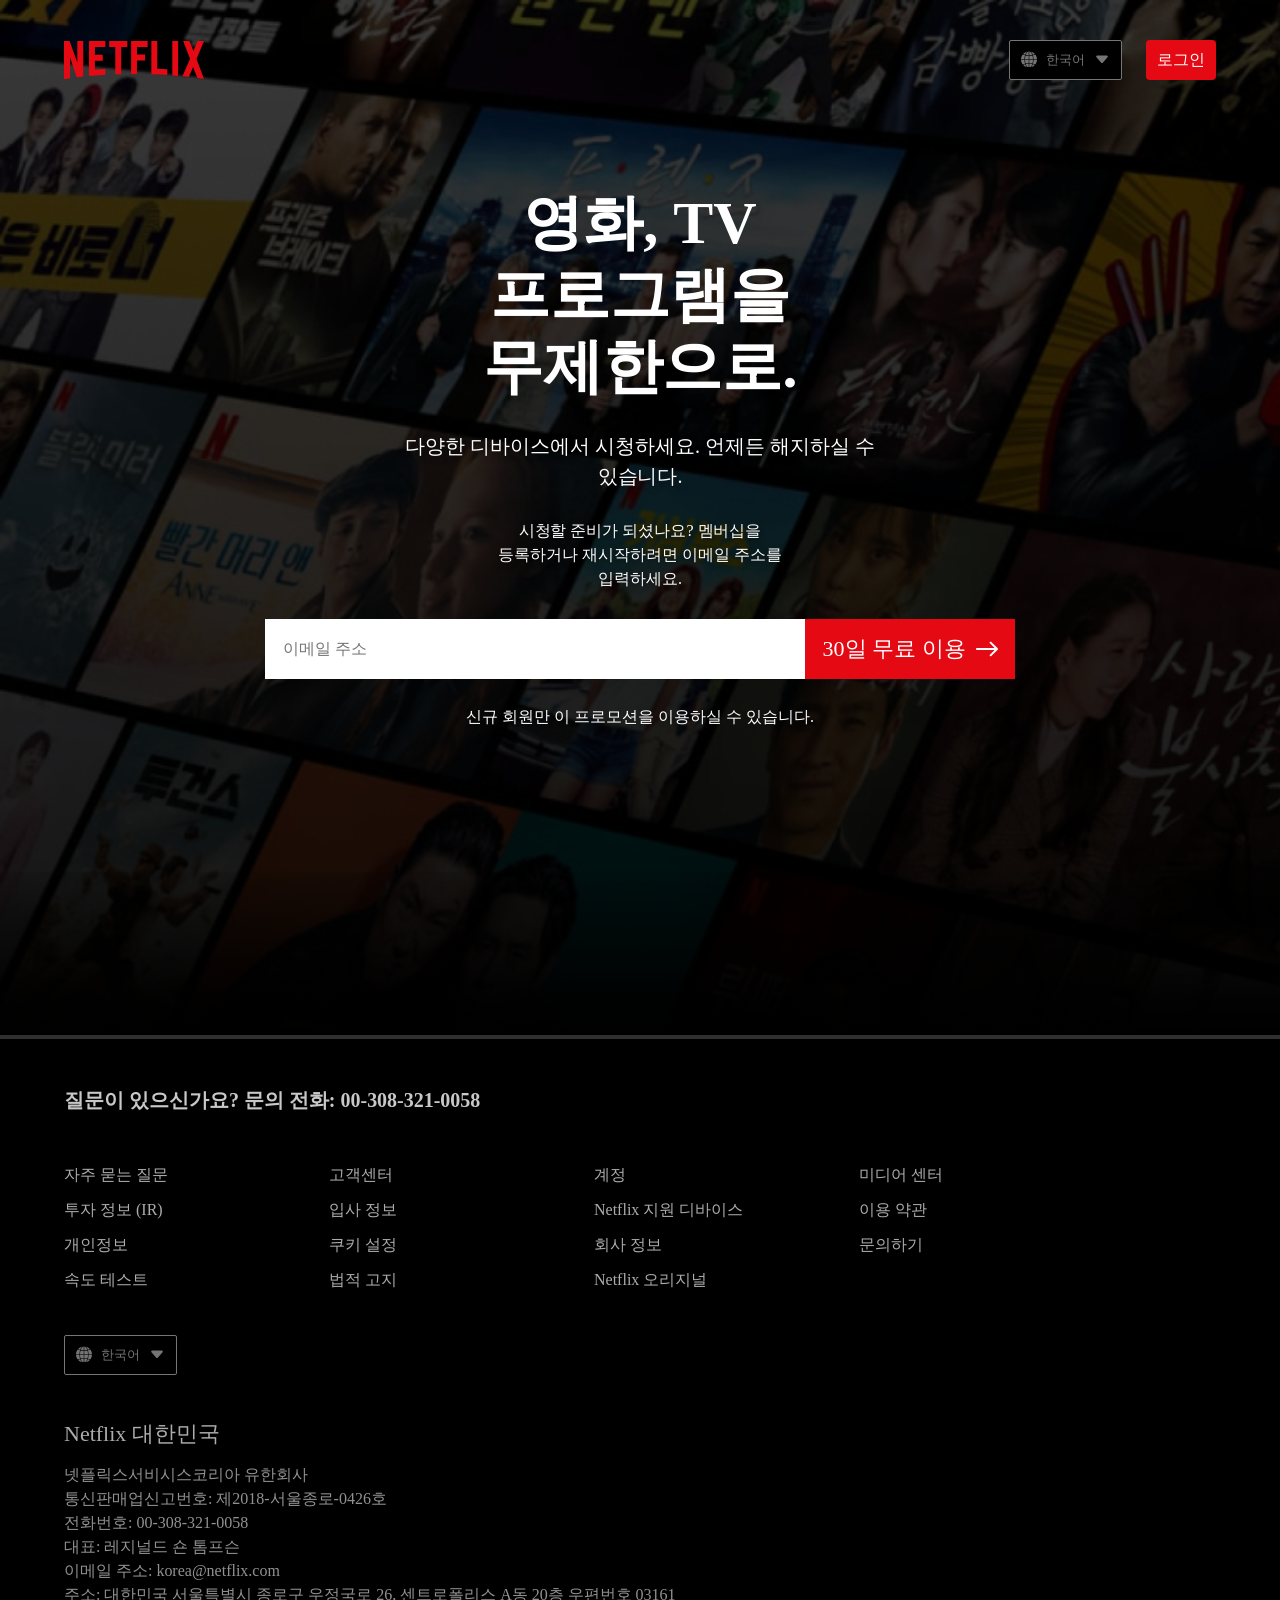
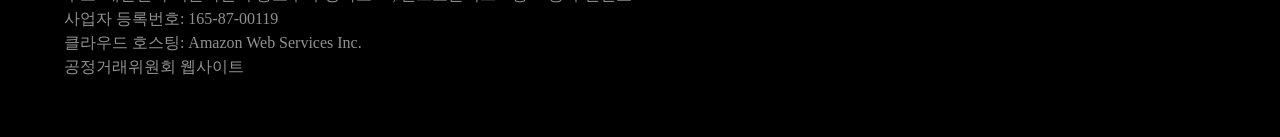
<file: index.html>
<!DOCTYPE html>
<html lang="ko-KR">

<head>
   <meta charset="UTF-8">
   <meta name="viewport" content="width=device-width, initial-scale=1.0">
   <title>넷플릭스</title>
   <link rel="icon" href="./images/favicon.ico">
   <link href='//spoqa.github.io/spoqa-han-sans/css/SpoqaHanSansNeo.css' rel='stylesheet' type='text/css'>
   <link rel="stylesheet" href="./style/home.css">
   <link rel="stylesheet" href="./style/button.css">
   <link rel="stylesheet" href="./style/button_arrow.css">
   <link rel="stylesheet" href="./style/footer.css">
   <link rel="stylesheet" href="./style/header.css">
   <link rel="stylesheet" href="./style/input_email.css">
   <link rel="stylesheet" href="./style/promotion.css">
   <link rel="stylesheet" href="./style/select.css">
   <link rel="stylesheet" href="./style/template.css">
</head>

<body>
   <div role="none" class="template_container">
      <header class="header">
         <div role="none" class="header_inner">
            <a href="/" class="logo"></a>
            <div role="none" class="header_button_wrapper">
               <button class="select_btn" data-val="onOff">

                  <ul>
                     <li aria-hidden class="global_icon" data-val="onOff"></li>
                     <li class="state_lang" data-val="onOff">한국어</li>
                     <li aria-hidden class="select_down_icon" data-val="onOff"></li>
                  </ul>

                  <div class="select_lang hide_none">
                     <div class="check_icon_wrapper">
                        <!-- span태그로 충분한가? -->
                        <span class="check_icon ko"></span>
                        <span class="check_icon en hide_hidden"></span>
                     </div>

                     <div role="list" class="lang">
                        <span role="listitem" class="lang_ko">한국어</span>
                        <span role="listitem" class="lang_en" lang="en-US">English</span>
                     </div>
                  </div>

               </button>
               <button class="btn" type="button">로그인</button>
            </div>
         </div>
      </header>

      <main class="main">
         <ul class="promotion_container">
            <li>영화, TV 프로그램을 무제한으로.</li>
            <li>다양한 디바이스에서 시청하세요. 언제든 해지하실 수 있습니다.</li>
            <li>시청할 준비가 되셨나요? 멤버십을 등록하거나 재시작하려면 이메일 주소를 입력하세요.</li>
            <div role="none" class="input_email_container">
               <label for="user_email" class="user_email_label">이메일 주소</label>
               <span role="alert" class="user_email_invalid">정확한 이메일 주소를 입력하세요.</span>
               <div role="none" class="input_email_wrapper">
                  <input type="email" class="user_email" id="user_email" data-val="focus">
                  <button class="btn_arrow btn_arrow_normal_right" type="button">30일 무료 이용
                     <svg width="22" height="16" viewBox="0 0 22 16" fill="none" xmlns="http://www.w3.org/2000/svg">
                        <path id="Arrow (Stroke)" fill-rule="evenodd" clip-rule="evenodd"
                           d="M15.3431 0.928941L21.7071 7.2929C22.0976 7.68343 22.0976 8.31659 21.7071 8.70712L15.3431 15.0711C14.9526 15.4616 14.3195 15.4616 13.9289 15.0711C13.5384 14.6806 13.5384 14.0474 13.9289 13.6569L18.5858 9.00001H1C0.447715 9.00001 0 8.55229 0 8.00001C0 7.44772 0.447715 7.00001 1 7.00001H18.5858L13.9289 2.34315C13.5384 1.95263 13.5384 1.31947 13.9289 0.928941C14.3195 0.538416 14.9526 0.538416 15.3431 0.928941Z"
                           fill="white" />
                     </svg>
                  </button>
               </div>
            </div>
            <li>신규 회원만 이 프로모션을 이용하실 수 있습니다.</li>
         </ul>
      </main>

      <div role="none" class="divider"></div>

      <footer class="footer">

         <div role="none" class="footer_ask_wrapper">
            <!-- div가 아닌 다른 태그가 있을까? -->
            <div class="footer_ask">질문이 있으신가요&#63;</div>
            <div class="footer_ask">문의 전화&#58; <a href="tel: +82-0-308-321-0058">00-308-321-0058</a></div>
         </div>

         <div role="link" class="footer_nav">
            <a href="/">자주 묻는 질문</a>
            <a href="/">고객센터</a>
            <a href="/">계정</a>
            <a href="/">미디어 센터</a>
            <a href="/">투자 정보 &#40;<span lang="en-US">IR</span>&#41;</a>
            <a href="/">입사 정보</a>
            <a href="/"><span lang="en-US">Netflix</span> 지원 디바이스</a>
            <a href="/">이용 약관</a>
            <a href="/">개인정보</a>
            <a href="/">쿠키 설정</a>
            <a href="/">회사 정보</a>
            <a href="/">문의하기</a>
            <a href="/">속도 테스트</a>
            <a href="/">법적 고지</a>
            <a href="/"><span lang="en-US">Netflix</span> 오리지널</a>
         </div>

         <!-- js 작동 안함 -->
         <button class="select_btn" data-val="onOff">

            <ul>
               <li aria-hidden class="global_icon" data-val="onOff"></li>
               <li class="state_lang" data-val="onOff">한국어</li>
               <li aria-hidden class="select_down_icon" data-val="onOff"></li>
            </ul>

            <div class="select_lang hide_none">
               <div class="check_icon_wrapper">
                  <!-- span태그로 충분한가? -->
                  <span class="check_icon ko"></span>
                  <span class="check_icon en hide_hidden"></span>
               </div>

               <div role="list" class="lang">
                  <span role="listitem" class="lang_ko">한국어</span>
                  <span role="listitem" class="lang_en" lang="en-US">English</span>
               </div>
            </div>

         </button>

         <address class="footer_address">
            <!-- address 안에 태그들을 div로 작성해도 되는가? -->
            <div>Netflix 대한민국</div>
            <div>넷플릭스서비시스코리아 유한회사</div>
            <div>통신판매업신고번호: 제2018-서울종로-0426호</div>
            <div>전화번호: <a href="tel: +82-0-308-321-0058">00-308-321-0058</a></div>
            <div>대표: 레지널드 숀 톰프슨</div>
            <div>이메일 주소: <a href="mailto:korea@netflix.com">korea@netflix.com</a></div>
            <div>주소: 대한민국 서울특별시 종로구 우정국로 26, 센트로폴리스 A동 20층 우편번호 03161</div>
            <div>사업자 등록번호: 165-87-00119</div>
            <div>클라우드 호스팅: Amazon Web Services Inc.</div>
            <div>공정거래위원회 웹사이트</div>
         </address>

      </footer>
   </div>

   <script src="./js/input_email.js"></script>
   <script src="./js/select.js"></script>
</body>

</html>
</file>
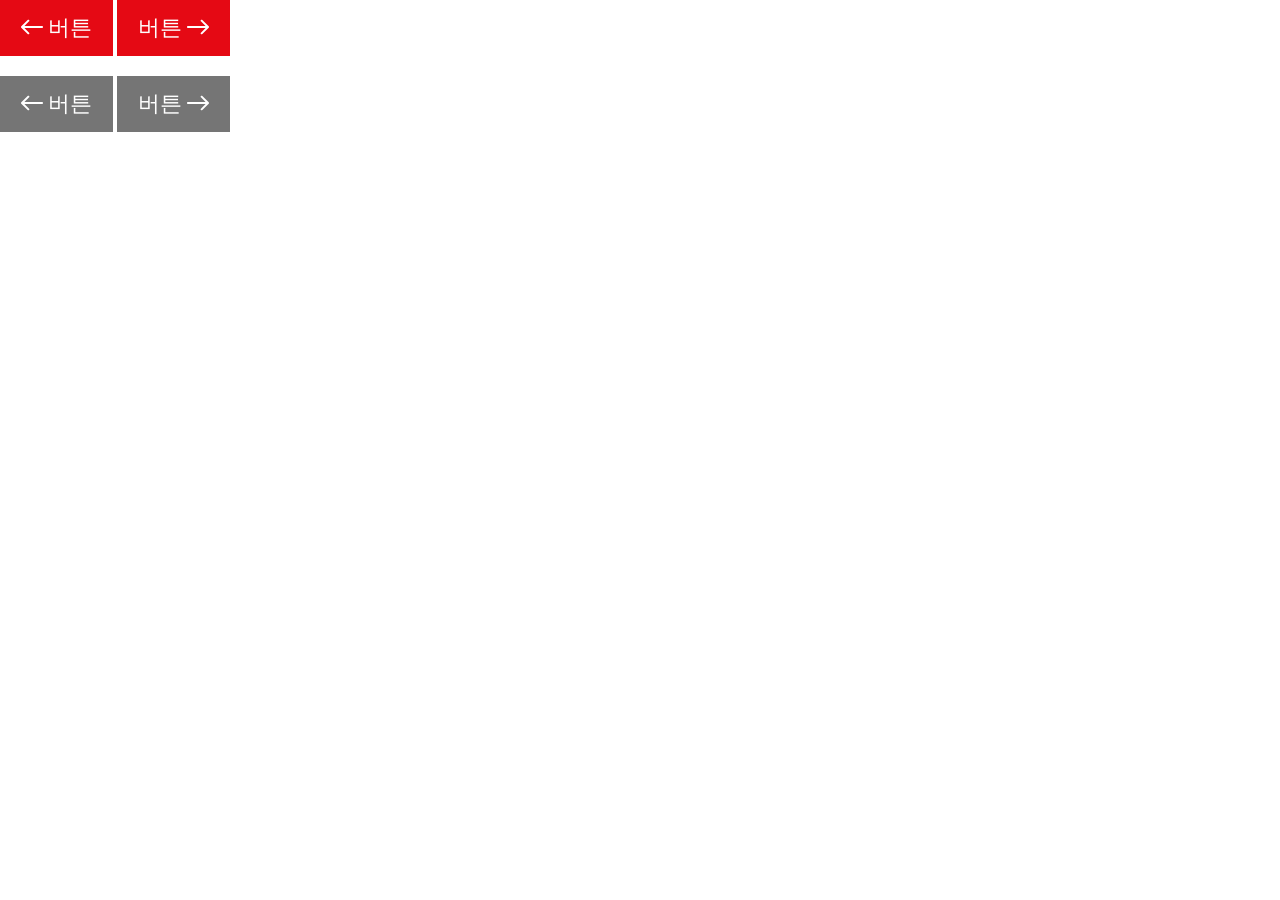
<file: mission-03/components/buttomn_arrow/index.html>
<!DOCTYPE html>
<html lang="ko-KR">

<head>
   <meta charset="UTF-8">
   <meta name="viewport" content="width=device-width, initial-scale=1.0">
   <title>버튼(방향) 컴포넌트</title>
   <!-- 상대경로로 components.css 연결 -->
   <link rel="stylesheet" href="./../../styles/components.css">
</head>

<body>
   <div class="btn_arrow_container">
      <!-- Normal -->
      <div>
         <button class="btn_arrow btn_arrow_normal_left" type="button">
            <svg width="22" height="16" viewBox="0 0 22 16" fill="none" xmlns="http://www.w3.org/2000/svg">
               <path id="Arrow (Stroke)" fill-rule="evenodd" clip-rule="evenodd"
                  d="M6.65685 0.928941L0.292892 7.2929C-0.0976315 7.68343 -0.0976315 8.31659 0.292892 8.70712L6.65685 15.0711C7.04738 15.4616 7.68054 15.4616 8.07107 15.0711C8.46159 14.6806 8.46159 14.0474 8.07107 13.6569L3.41421 9.00001H21C21.5523 9.00001 22 8.55229 22 8.00001C22 7.44772 21.5523 7.00001 21 7.00001H3.41421L8.07107 2.34315C8.46159 1.95263 8.46159 1.31947 8.07107 0.928941C7.68054 0.538416 7.04738 0.538416 6.65685 0.928941Z"
                  fill="white" />
            </svg>
            버튼</button>
         <button class="btn_arrow btn_arrow_normal_right" type="button">버튼
            <svg width="22" height="16" viewBox="0 0 22 16" fill="none" xmlns="http://www.w3.org/2000/svg">
               <path id="Arrow (Stroke)" fill-rule="evenodd" clip-rule="evenodd"
                  d="M15.3431 0.928941L21.7071 7.2929C22.0976 7.68343 22.0976 8.31659 21.7071 8.70712L15.3431 15.0711C14.9526 15.4616 14.3195 15.4616 13.9289 15.0711C13.5384 14.6806 13.5384 14.0474 13.9289 13.6569L18.5858 9.00001H1C0.447715 9.00001 0 8.55229 0 8.00001C0 7.44772 0.447715 7.00001 1 7.00001H18.5858L13.9289 2.34315C13.5384 1.95263 13.5384 1.31947 13.9289 0.928941C14.3195 0.538416 14.9526 0.538416 15.3431 0.928941Z"
                  fill="white" />
            </svg></button>
      </div>

      <!-- Disabled -->
      <div>
         <button class="btn_arrow btn_arrow_disabled_left" disabled type="button">
            <svg width="22" height="16" viewBox="0 0 22 16" fill="none" xmlns="http://www.w3.org/2000/svg">
               <path id="Arrow (Stroke)" fill-rule="evenodd" clip-rule="evenodd"
                  d="M6.65685 0.928941L0.292892 7.2929C-0.0976315 7.68343 -0.0976315 8.31659 0.292892 8.70712L6.65685 15.0711C7.04738 15.4616 7.68054 15.4616 8.07107 15.0711C8.46159 14.6806 8.46159 14.0474 8.07107 13.6569L3.41421 9.00001H21C21.5523 9.00001 22 8.55229 22 8.00001C22 7.44772 21.5523 7.00001 21 7.00001H3.41421L8.07107 2.34315C8.46159 1.95263 8.46159 1.31947 8.07107 0.928941C7.68054 0.538416 7.04738 0.538416 6.65685 0.928941Z"
                  fill="white" />
            </svg>
            버튼</button>
         <button class="btn_arrow btn_arrow_disabled_right" disabled type="button">버튼
            <svg width="22" height="16" viewBox="0 0 22 16" fill="none" xmlns="http://www.w3.org/2000/svg">
               <path id="Arrow (Stroke)" fill-rule="evenodd" clip-rule="evenodd"
                  d="M15.3431 0.928941L21.7071 7.2929C22.0976 7.68343 22.0976 8.31659 21.7071 8.70712L15.3431 15.0711C14.9526 15.4616 14.3195 15.4616 13.9289 15.0711C13.5384 14.6806 13.5384 14.0474 13.9289 13.6569L18.5858 9.00001H1C0.447715 9.00001 0 8.55229 0 8.00001C0 7.44772 0.447715 7.00001 1 7.00001H18.5858L13.9289 2.34315C13.5384 1.95263 13.5384 1.31947 13.9289 0.928941C14.3195 0.538416 14.9526 0.538416 15.3431 0.928941Z"
                  fill="white" />
            </svg></button>
      </div>
   </div>
</body>

</html>
</file>
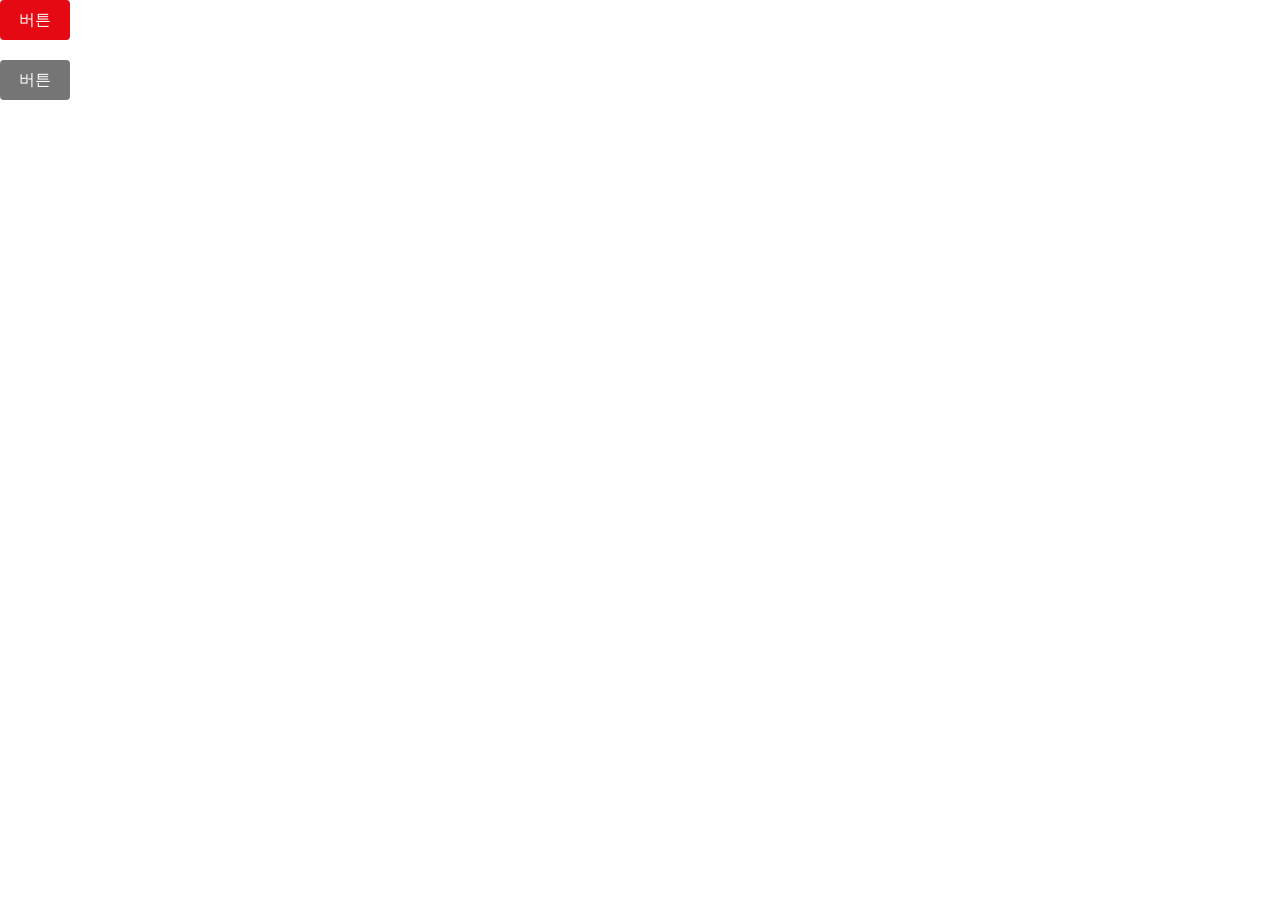
<file: mission-03/components/button/index.html>
<!DOCTYPE html>
<html lang="ko-KR">

<head>
   <meta charset="UTF-8">
   <meta name="viewport" content="width=device-width, initial-scale=1.0">
   <title>버튼 컴포넌트</title>
   <link rel="stylesheet" href="./../../styles/components.css">
</head>

<body>
   <div class="btn_container">
      <!-- Normal -->
      <div>
         <button class="btn" type="button">버튼</button>
      </div>

      <!-- Disabled -->
      <div>
         <button class="btn btn_disabled" disabled type="button">버튼</button>
      </div>
   </div>

</body>

</html>
</file>
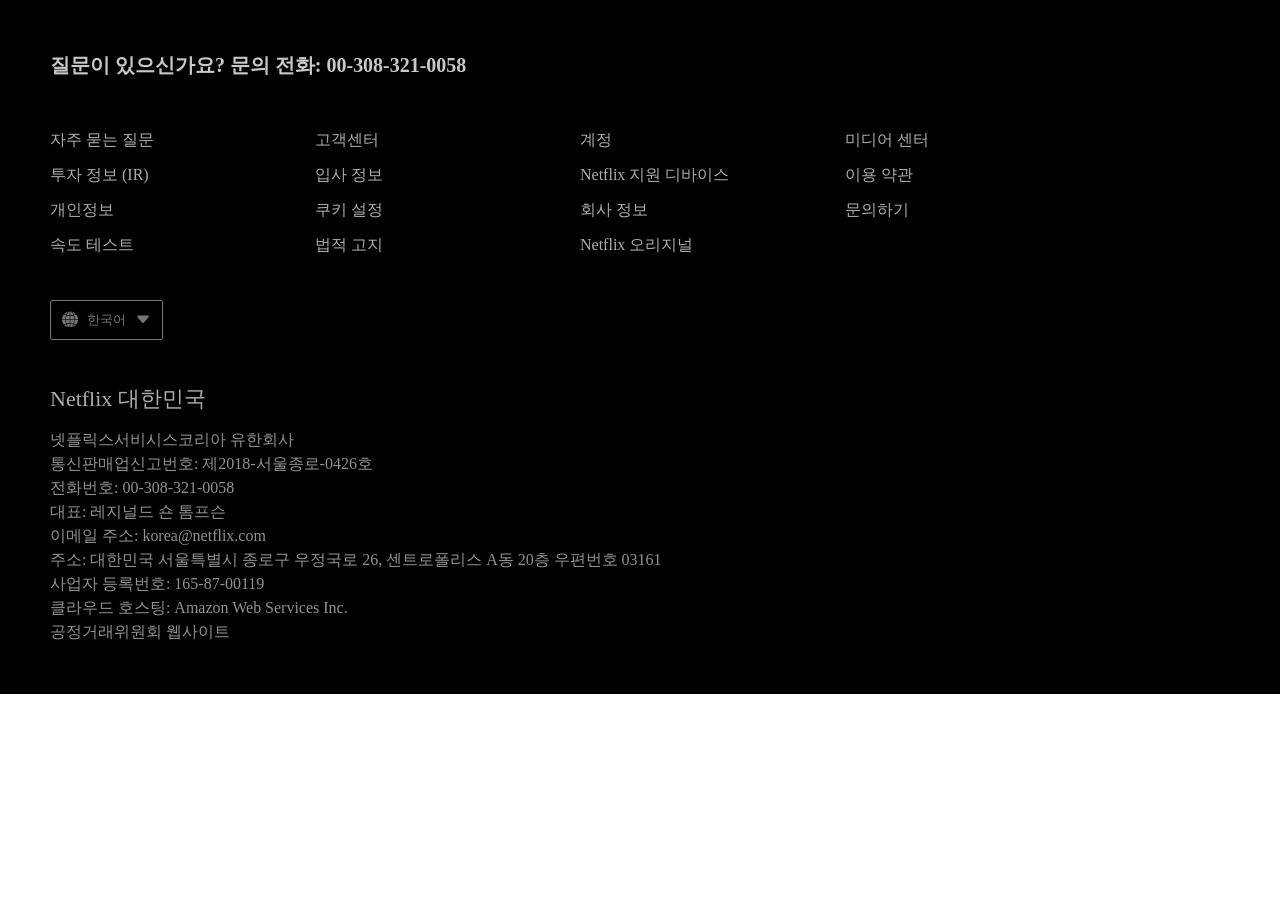
<file: mission-03/components/footer/index.html>
<!DOCTYPE html>
<html lang="ko-KR">

<head>
   <meta charset="UTF-8">
   <meta name="viewport" content="width=device-width, initial-scale=1.0">
   <title>푸터 컴포넌트</title>
   <!-- 상대경로로 components.css 연결 -->
   <link rel="stylesheet" href="./../../styles/components.css">
</head>

<body>
   <div style="background-color: #000; padding: 50px;">
      <footer class="footer">

         <div role="none" class="footer_ask_wrapper">
            <!-- div가 아닌 다른 태그가 있을까? -->
            <div class="footer_ask">질문이 있으신가요&#63;</div>
            <div class="footer_ask">문의 전화&#58; <a href="tel: +82-0-308-321-0058">00-308-321-0058</a></div>
         </div>

         <div role="link" class="footer_nav">
            <a href="/">자주 묻는 질문</a>
            <a href="/">고객센터</a>
            <a href="/">계정</a>
            <a href="/">미디어 센터</a>
            <a href="/">투자 정보 &#40;<span lang="en-US">IR</span>&#41;</a>
            <a href="/">입사 정보</a>
            <a href="/"><span lang="en-US">Netflix</span> 지원 디바이스</a>
            <a href="/">이용 약관</a>
            <a href="/">개인정보</a>
            <a href="/">쿠키 설정</a>
            <a href="/">회사 정보</a>
            <a href="/">문의하기</a>
            <a href="/">속도 테스트</a>
            <a href="/">법적 고지</a>
            <a href="/"><span lang="en-US">Netflix</span> 오리지널</a>
         </div>

         <button class="select_btn" data-val="onOff">

            <ul>
               <li aria-hidden class="global_icon" data-val="onOff"></li>
               <li class="state_lang" data-val="onOff">한국어</li>
               <li aria-hidden class="select_down_icon" data-val="onOff"></li>
            </ul>

            <div class="select_lang hide_none">
               <div class="check_icon_wrapper">
                  <!-- span태그로 충분한가? -->
                  <span class="check_icon ko"></span>
                  <span class="check_icon en hide_hidden"></span>
               </div>

               <div role="list" class="lang">
                  <span role="listitem" class="lang_ko">한국어</span>
                  <span role="listitem" class="lang_en" lang="en-US">English</span>
               </div>
            </div>

         </button>

         <address class="footer_address">
            <!-- address 안에 태그들을 div로 작성해도 되는가? -->
            <div>Netflix 대한민국</div>
            <div>넷플릭스서비시스코리아 유한회사</div>
            <div>통신판매업신고번호: 제2018-서울종로-0426호</div>
            <div>전화번호: <a href="tel: +82-0-308-321-0058">00-308-321-0058</a></div>
            <div>대표: 레지널드 숀 톰프슨</div>
            <div>이메일 주소: <a href="mailto:korea@netflix.com">korea@netflix.com</a></div>
            <div>주소: 대한민국 서울특별시 종로구 우정국로 26, 센트로폴리스 A동 20층 우편번호 03161</div>
            <div>사업자 등록번호: 165-87-00119</div>
            <div>클라우드 호스팅: Amazon Web Services Inc.</div>
            <div>공정거래위원회 웹사이트</div>
         </address>

      </footer>
   </div>

   <script src="./../select/index.js"></script>
</body>

</html>
</file>
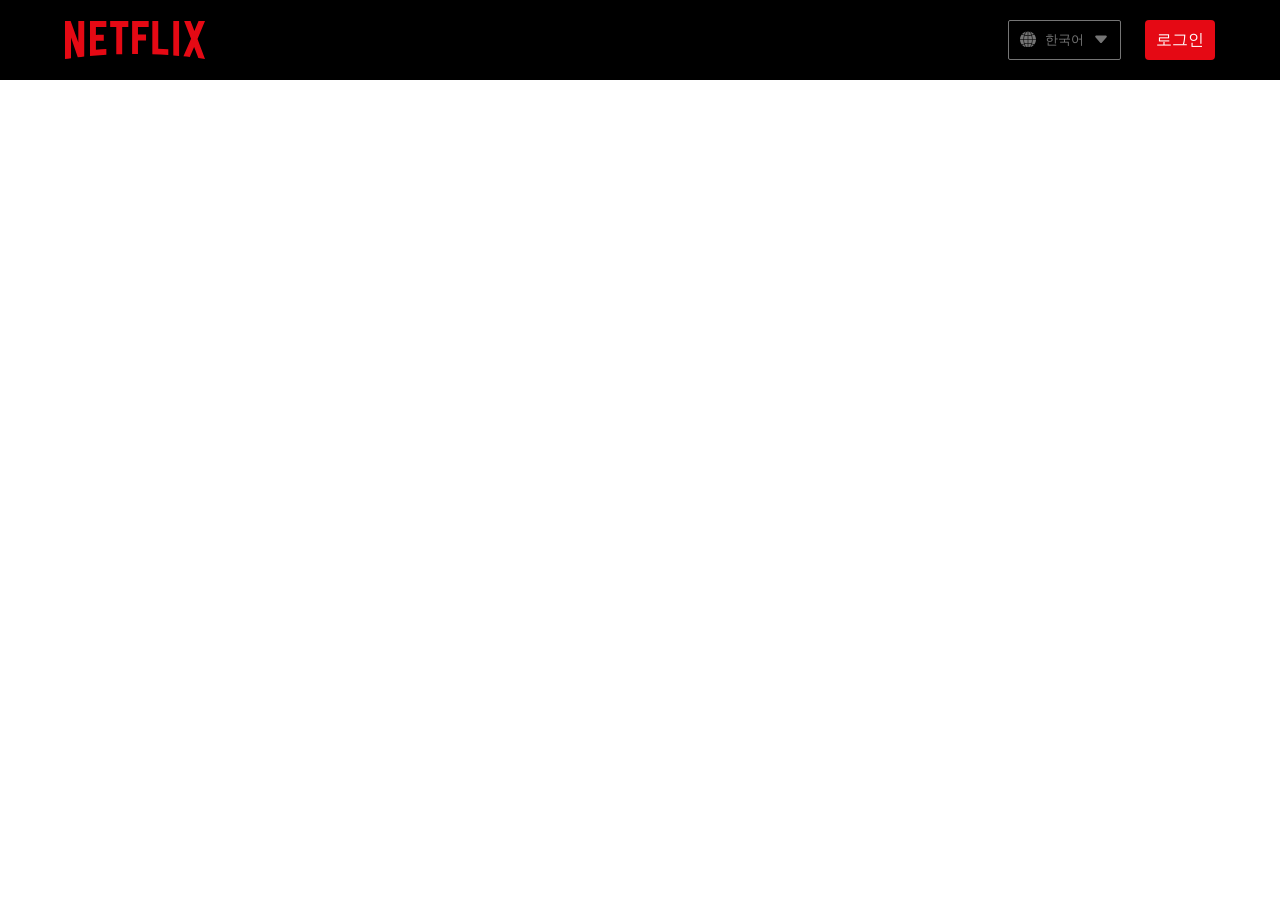
<file: mission-03/components/header/index.html>
<!DOCTYPE html>
<html lang="ko-KR">

<head>
   <meta charset="UTF-8">
   <meta name="viewport" content="width=device-width, initial-scale=1.0">
   <title>헤더 컴포넌트</title>
   <!-- 상대경로로 components.css 연결 -->
   <link rel="stylesheet" href="./../../styles/components.css">
</head>

<body>
   <header class="header">
      <div role="none" class="header_inner">
         <a href="/" class="logo"></a>
         <div role="none" class="header_button_wrapper">
            <button class="select_btn" data-val="onOff">

               <ul>
                  <li aria-hidden class="global_icon" data-val="onOff"></li>
                  <li class="state_lang" data-val="onOff">한국어</li>
                  <li aria-hidden class="select_down_icon" data-val="onOff"></li>
               </ul>

               <div class="select_lang hide_none">
                  <div class="check_icon_wrapper">
                     <!-- span태그로 충분한가? -->
                     <span class="check_icon ko"></span>
                     <span class="check_icon en hide_hidden"></span>
                  </div>

                  <div role="list" class="lang">
                     <span role="listitem" class="lang_ko">한국어</span>
                     <span role="listitem" class="lang_en" lang="en-US">English</span>
                  </div>
               </div>

            </button>
            <button class="btn" type="button">로그인</button>
         </div>
      </div>
   </header>

   <script src="./../select/index.js"></script>
</body>

</html>
</file>
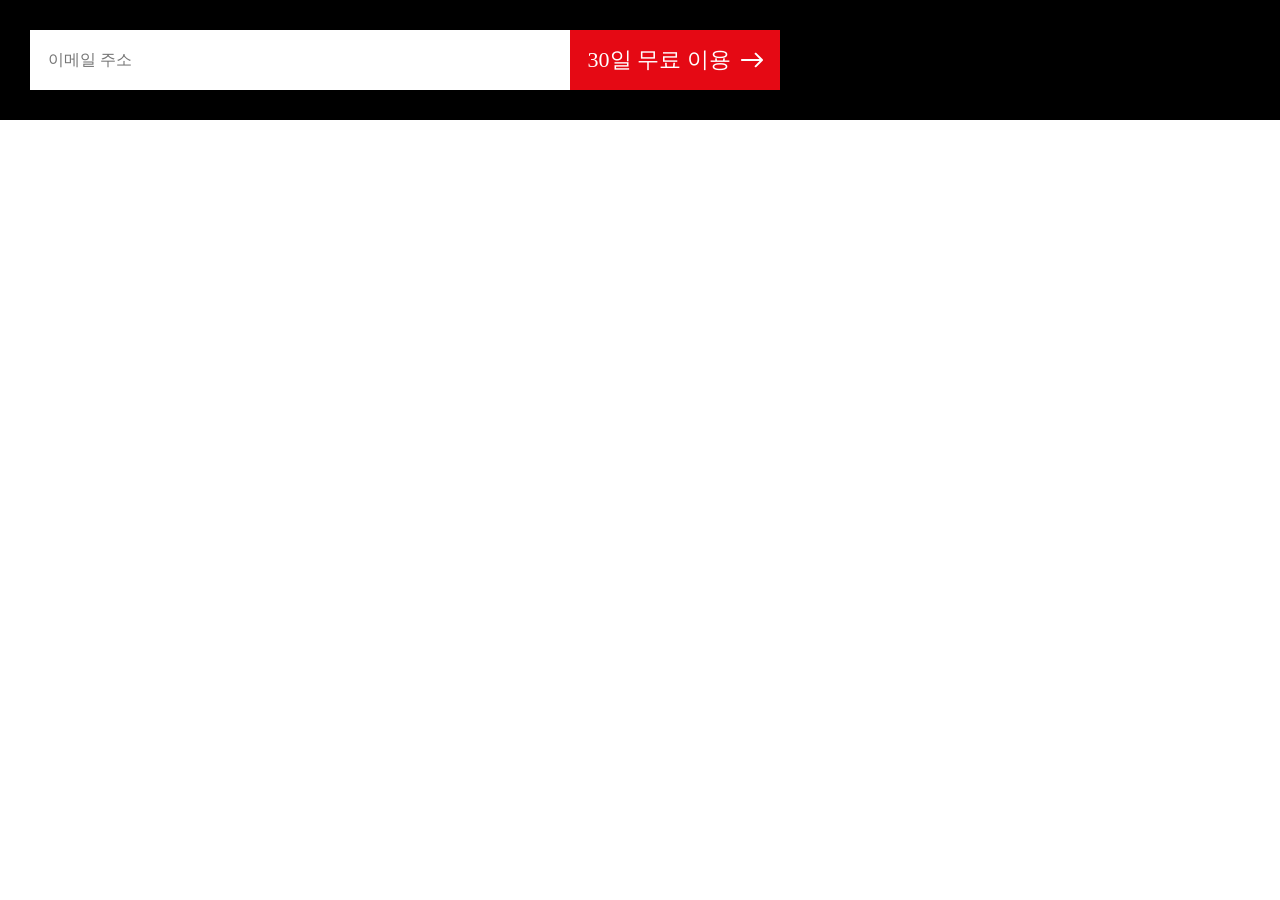
<file: mission-03/components/input_email/index.html>
<!DOCTYPE html>
<html lang="ko-KR">

<head>
   <meta charset="UTF-8">
   <meta name="viewport" content="width=device-width, initial-scale=1.0">
   <title>이메일 컴포넌트</title>
   <!-- 상대경로로 components.css 연결 -->
   <link rel="stylesheet" href="./../../styles/components.css">
</head>

<body>
   <div style="background-color: #000; padding: 30px;">
      <div role="none" class="input_email_container">
         <label for="user_email" class="user_email_label">이메일 주소</label>
         <span role="alert" class="user_email_invalid">정확한 이메일 주소를 입력하세요.</span>
         <div role="none" class="input_email_wrapper">
            <input type="email" class="user_email" id="user_email" data-val="focus">
            <button class="btn_arrow btn_arrow_normal_right" type="button">30일 무료 이용
               <svg width="22" height="16" viewBox="0 0 22 16" fill="none" xmlns="http://www.w3.org/2000/svg">
                  <path id="Arrow (Stroke)" fill-rule="evenodd" clip-rule="evenodd"
                     d="M15.3431 0.928941L21.7071 7.2929C22.0976 7.68343 22.0976 8.31659 21.7071 8.70712L15.3431 15.0711C14.9526 15.4616 14.3195 15.4616 13.9289 15.0711C13.5384 14.6806 13.5384 14.0474 13.9289 13.6569L18.5858 9.00001H1C0.447715 9.00001 0 8.55229 0 8.00001C0 7.44772 0.447715 7.00001 1 7.00001H18.5858L13.9289 2.34315C13.5384 1.95263 13.5384 1.31947 13.9289 0.928941C14.3195 0.538416 14.9526 0.538416 15.3431 0.928941Z"
                     fill="white" />
               </svg>
            </button>
         </div>
      </div>
   </div>


   <script src="./index.js"></script>
</body>

</html>
</file>
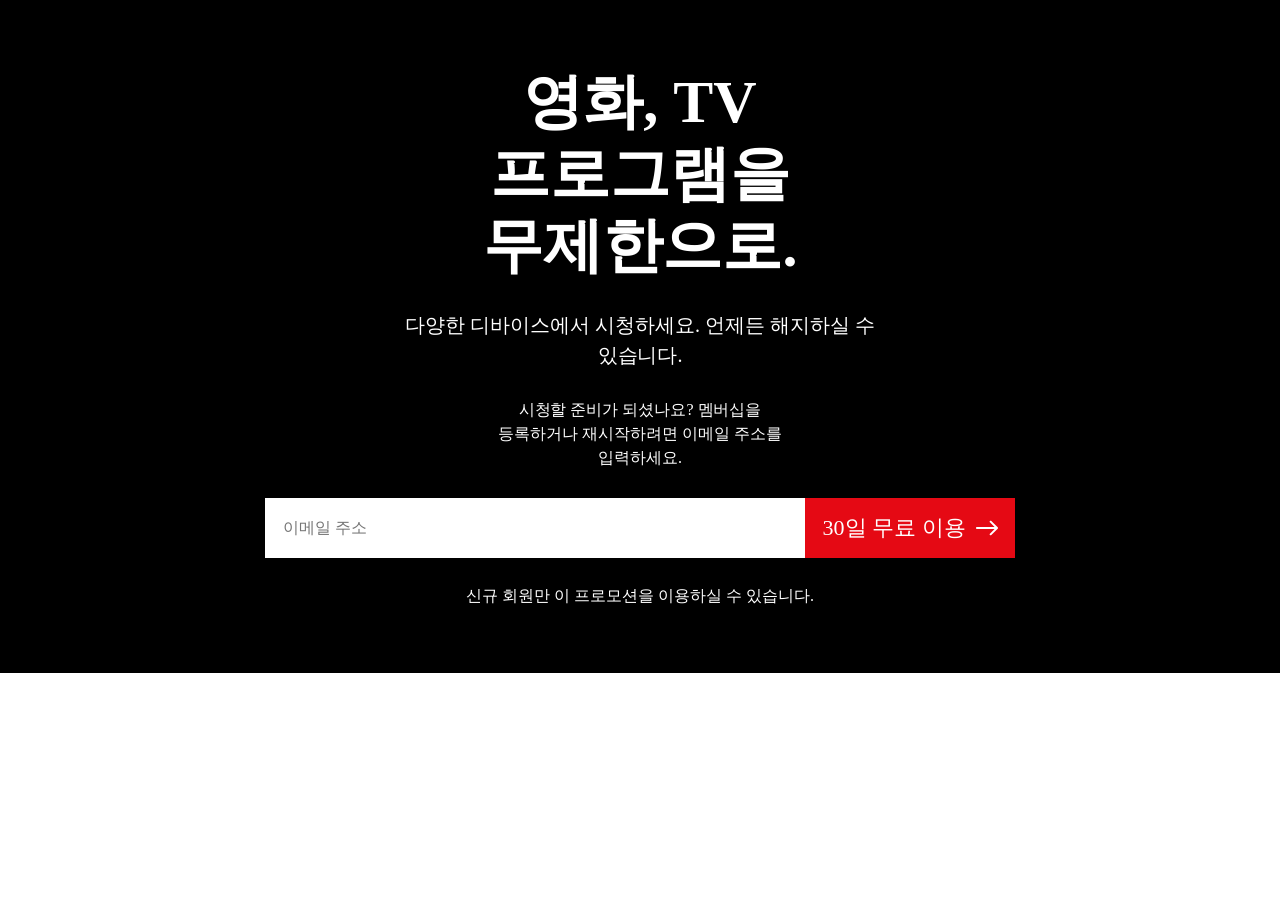
<file: mission-03/components/promotion/index.html>
<!DOCTYPE html>
<html lang="ko-KR">

<head>
   <meta charset="UTF-8">
   <meta name="viewport" content="width=device-width, initial-scale=1.0">
   <title>홍보 컴포넌트</title>
   <!-- 상대경로로 components.css 연결 -->
   <link rel="stylesheet" href="./../../styles/components.css">
</head>

<body>
   <div style="background-color: #000; padding: 50px;">
      <ul class="promotion_container">
         <li>영화, TV 프로그램을 무제한으로.</li>
         <li>다양한 디바이스에서 시청하세요. 언제든 해지하실 수 있습니다.</li>
         <li>시청할 준비가 되셨나요? 멤버십을 등록하거나 재시작하려면 이메일 주소를 입력하세요.</li>
         <div role="none" class="input_email_container">
            <label for="user_email" class="user_email_label">이메일 주소</label>
            <span role="alert" class="user_email_invalid">정확한 이메일 주소를 입력하세요.</span>
            <div role="none" class="input_email_wrapper">
               <input type="email" class="user_email" id="user_email" data-val="focus">
               <button class="btn_arrow btn_arrow_normal_right" type="button">30일 무료 이용
                  <svg width="22" height="16" viewBox="0 0 22 16" fill="none" xmlns="http://www.w3.org/2000/svg">
                     <path id="Arrow (Stroke)" fill-rule="evenodd" clip-rule="evenodd"
                        d="M15.3431 0.928941L21.7071 7.2929C22.0976 7.68343 22.0976 8.31659 21.7071 8.70712L15.3431 15.0711C14.9526 15.4616 14.3195 15.4616 13.9289 15.0711C13.5384 14.6806 13.5384 14.0474 13.9289 13.6569L18.5858 9.00001H1C0.447715 9.00001 0 8.55229 0 8.00001C0 7.44772 0.447715 7.00001 1 7.00001H18.5858L13.9289 2.34315C13.5384 1.95263 13.5384 1.31947 13.9289 0.928941C14.3195 0.538416 14.9526 0.538416 15.3431 0.928941Z"
                        fill="white" />
                  </svg>
               </button>
            </div>
         </div>
         <li>신규 회원만 이 프로모션을 이용하실 수 있습니다.</li>
      </ul>
   </div>

   <script src="./../input_email/index.js"></script>
</body>

</html>
</file>
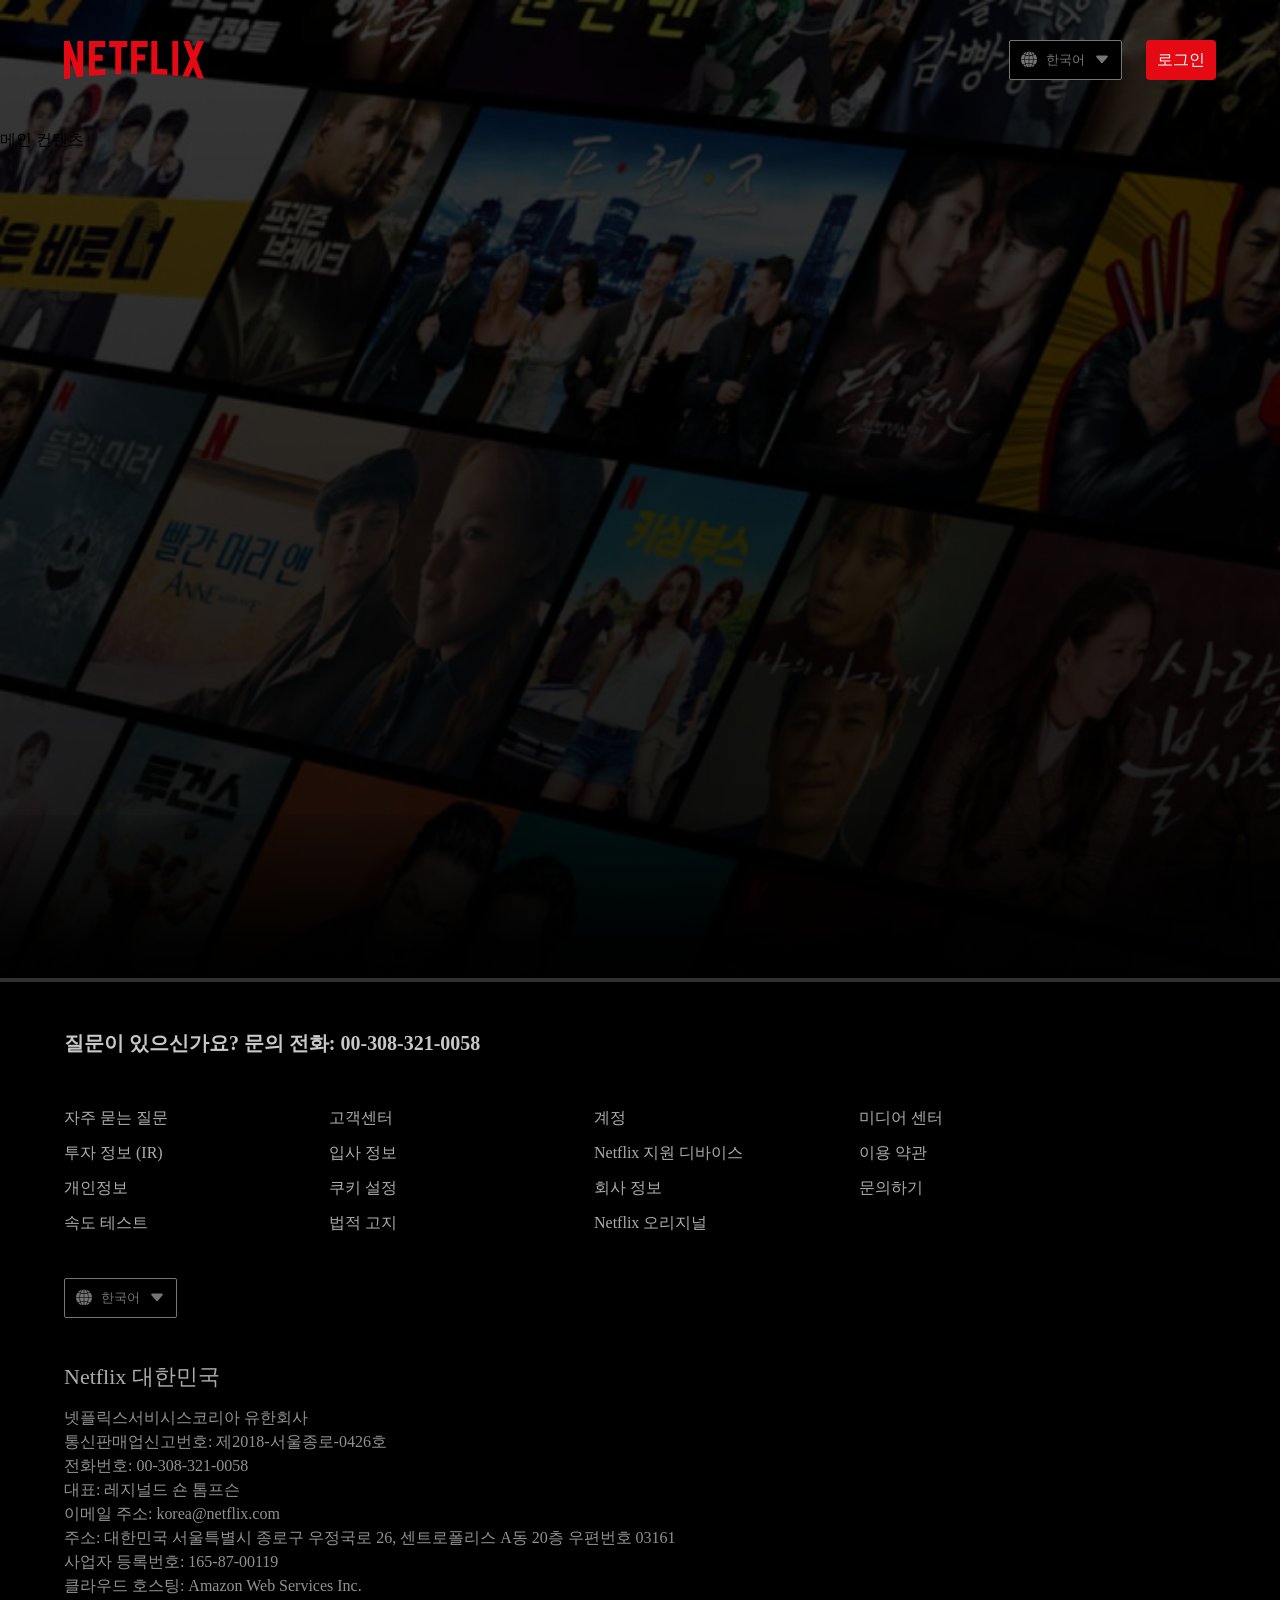
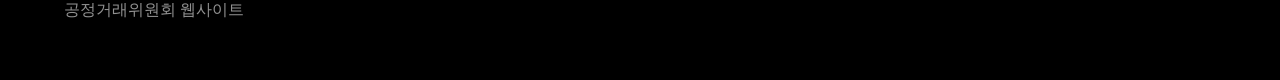
<file: mission-03/components/template/index.html>
<!DOCTYPE html>
<html lang="ko-KR">

<head>
   <meta charset="UTF-8">
   <meta name="viewport" content="width=device-width, initial-scale=1.0">
   <title>템플릿 컴포넌트</title>
   <!-- 상대경로로 components.css 연결 -->
   <link rel="stylesheet" href="./../../styles/components.css">
</head>

<body>
   <div class="template_container">
      <header class="header">
         <div role="none" class="header_inner">
            <a href="/" class="logo"></a>
            <div role="none" class="header_button_wrapper">
               <button class="select_btn" data-val="onOff">

                  <ul>
                     <li aria-hidden class="global_icon" data-val="onOff"></li>
                     <li class="state_lang" data-val="onOff">한국어</li>
                     <li aria-hidden class="select_down_icon" data-val="onOff"></li>
                  </ul>

                  <div class="select_lang hide_none">
                     <div class="check_icon_wrapper">
                        <!-- span태그로 충분한가? -->
                        <span class="check_icon ko"></span>
                        <span class="check_icon en hide_hidden"></span>
                     </div>

                     <div role="list" class="lang">
                        <span role="listitem" class="lang_ko">한국어</span>
                        <span role="listitem" class="lang_en" lang="en-US">English</span>
                     </div>
                  </div>

               </button>
               <button class="btn" type="button">로그인</button>
            </div>
         </div>
      </header>
      <main class="main">메인 컨텐츠</main>
      <div role="none" class="divider"></div>
      <footer class="footer">

         <div role="none" class="footer_ask_wrapper">
            <!-- div가 아닌 다른 태그가 있을까? -->
            <div class="footer_ask">질문이 있으신가요&#63;</div>
            <div class="footer_ask">문의 전화&#58; <a href="tel: +82-0-308-321-0058">00-308-321-0058</a></div>
         </div>

         <div role="link" class="footer_nav">
            <a href="/">자주 묻는 질문</a>
            <a href="/">고객센터</a>
            <a href="/">계정</a>
            <a href="/">미디어 센터</a>
            <a href="/">투자 정보 &#40;<span lang="en-US">IR</span>&#41;</a>
            <a href="/">입사 정보</a>
            <a href="/"><span lang="en-US">Netflix</span> 지원 디바이스</a>
            <a href="/">이용 약관</a>
            <a href="/">개인정보</a>
            <a href="/">쿠키 설정</a>
            <a href="/">회사 정보</a>
            <a href="/">문의하기</a>
            <a href="/">속도 테스트</a>
            <a href="/">법적 고지</a>
            <a href="/"><span lang="en-US">Netflix</span> 오리지널</a>
         </div>

         <button class="select_btn" data-val="onOff">

            <ul>
               <li aria-hidden class="global_icon" data-val="onOff"></li>
               <li class="state_lang" data-val="onOff">한국어</li>
               <li aria-hidden class="select_down_icon" data-val="onOff"></li>
            </ul>

            <div class="select_lang hide_none">
               <div class="check_icon_wrapper">
                  <!-- span태그로 충분한가? -->
                  <span class="check_icon ko"></span>
                  <span class="check_icon en hide_hidden"></span>
               </div>

               <div role="list" class="lang">
                  <span role="listitem" class="lang_ko">한국어</span>
                  <span role="listitem" class="lang_en" lang="en-US">English</span>
               </div>
            </div>

         </button>

         <address class="footer_address">
            <!-- address 안에 태그들을 div로 작성해도 되는가? -->
            <div>Netflix 대한민국</div>
            <div>넷플릭스서비시스코리아 유한회사</div>
            <div>통신판매업신고번호: 제2018-서울종로-0426호</div>
            <div>전화번호: <a href="tel: +82-0-308-321-0058">00-308-321-0058</a></div>
            <div>대표: 레지널드 숀 톰프슨</div>
            <div>이메일 주소: <a href="mailto:korea@netflix.com">korea@netflix.com</a></div>
            <div>주소: 대한민국 서울특별시 종로구 우정국로 26, 센트로폴리스 A동 20층 우편번호 03161</div>
            <div>사업자 등록번호: 165-87-00119</div>
            <div>클라우드 호스팅: Amazon Web Services Inc.</div>
            <div>공정거래위원회 웹사이트</div>
         </address>

      </footer>
   </div>

   <script src="./../select/index.js"></script>
</body>

</html>
</file>
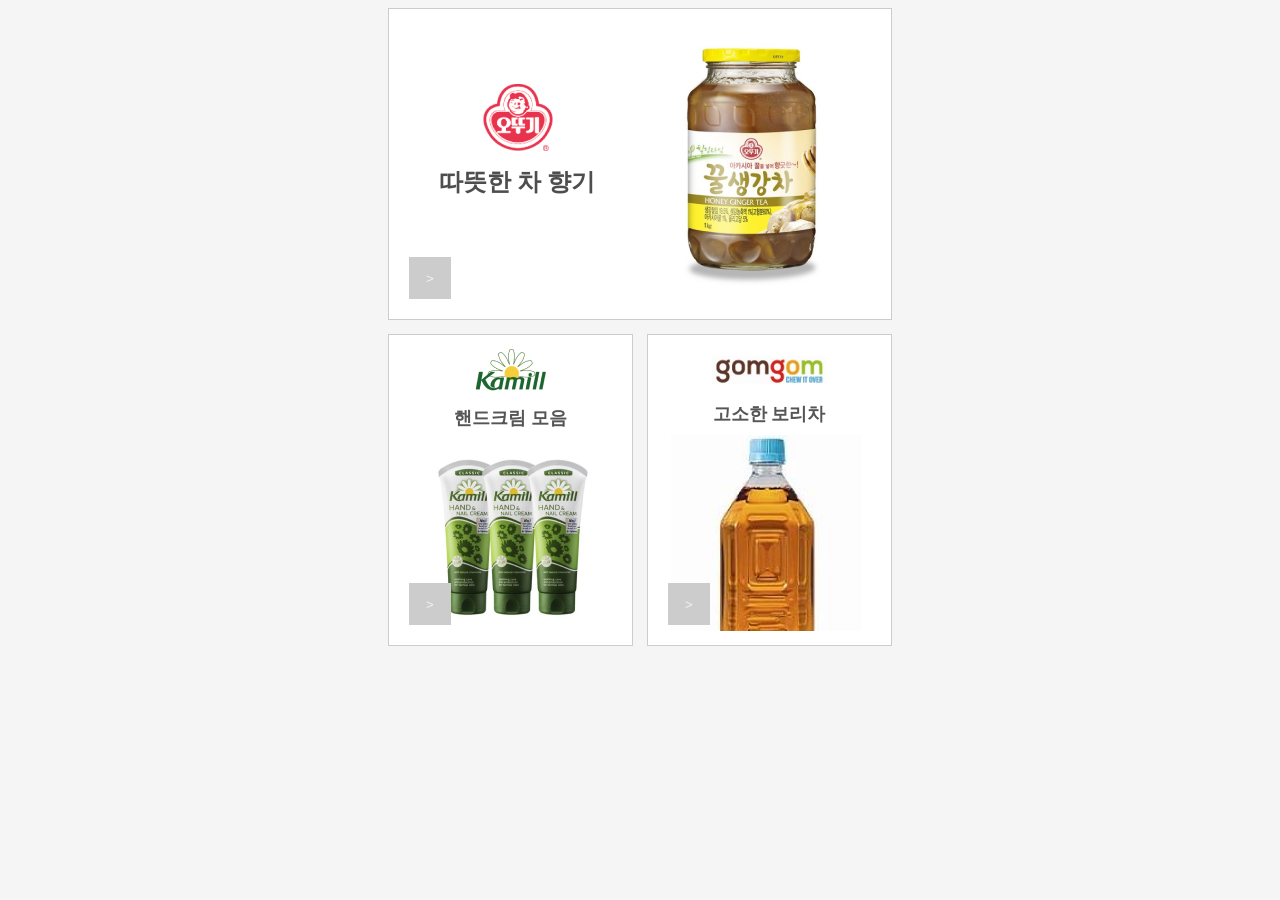
<file: mission-01/mission-1.html>
<!DOCTYPE html>
<html lang="ko">

<head>
   <meta charset="UTF-8">
   <meta name="viewport" content="width=device-width, initial-scale=1.0">
   <link rel="stylesheet" href="./mission-1.css">
   <title>mission-1</title>
</head>

<body>
   <main>
      <div class="ui_1">
         <div class="wrapper">
            <img src="./images/honeytea_logo.png" alt="오뚜기" class="honeyTea_logo">
            <p class="descrpition_honeyTea">따뜻한 차 향기</p>
         </div>
         <img src="./images/honeytea.png" alt="꿀생강차" class="honeyTea_img">
         <button class="btn" type="button"><span class="btn_icon">></span></button>
         <button class="btn_buy" type="button">
            <span class="descrpition_buy">구매하기</span>
            <span class="btn_icon">></span>
         </button>
      </div>


      <div class="ui_wrapper">
         <div class="ui_2">
            <div>
               <img src="./images/handcream_logo.png" alt="Kamill" class="handcream_logo">
            </div>
            <p class="descrpition_handcream">핸드크림 모음</p>
            <div>
               <img src="./images/handcream.png" alt="핸드크림" class="handcream_img">
            </div>
            <button class="btn" type="button"><span class="btn_icon">></span></button>
            <button class="btn_buy" type="button">
               <span class="descrpition_buy">구매하기</span>
               <span class="btn_icon">></span>
            </button>
         </div>

         <div class="ui_3">
            <img src="./images/tea_logo.png" alt="gomgom" class="tea_logo">
            <p class="descrpition_tea">고소한 보리차</p>
            <img src="./images/tea.png" alt="보리차" class="tea_img">
            <button class="btn" type="button"><span class="btn_icon">></span></button>
            <button class="btn_buy" type="button">
               <span class="descrpition_buy">구매하기</span>
               <span class="btn_icon">></span>
            </button>
         </div>
      </div>

   </main>
</body>

</html>
</file>
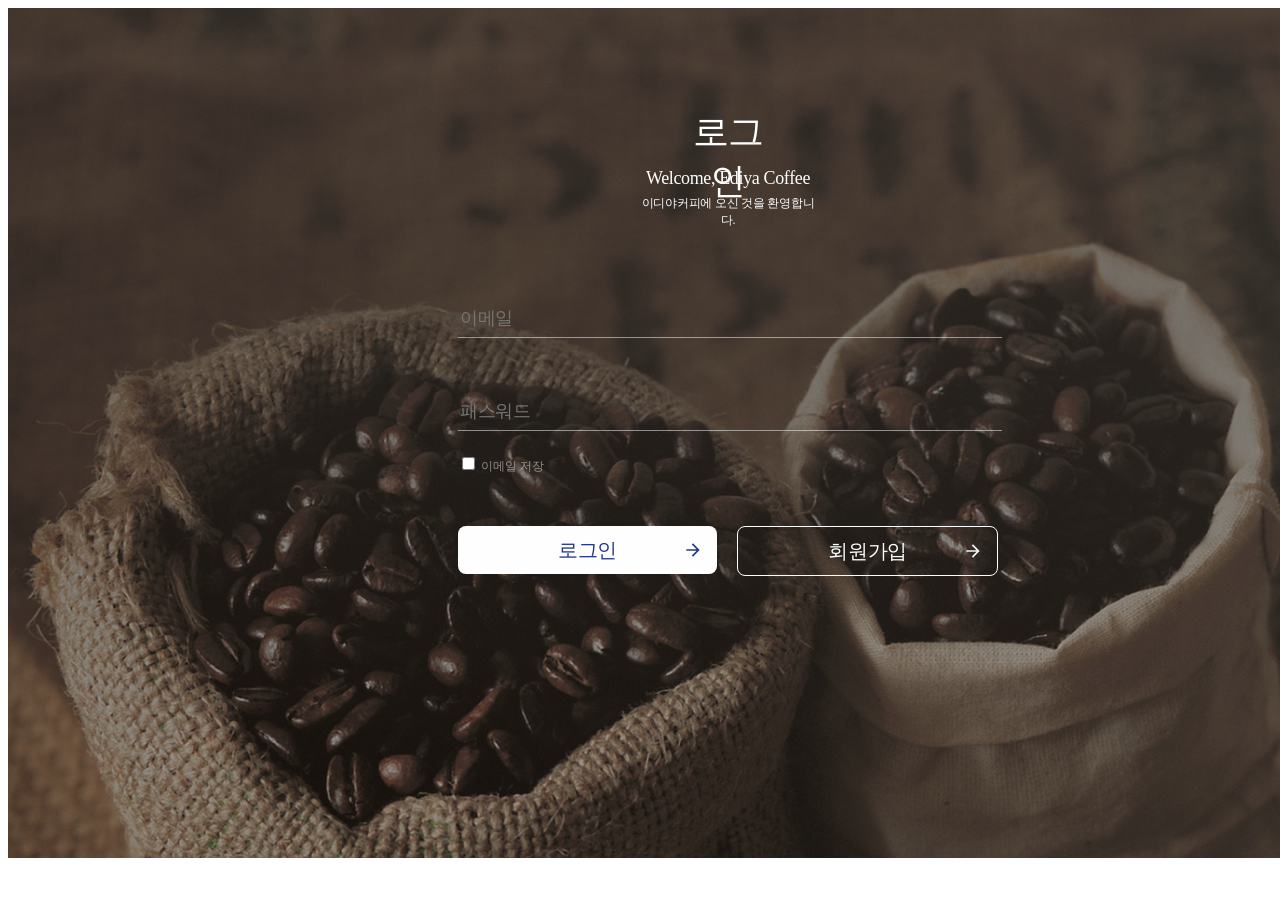
<file: mission-02/mission-02.html>
<!DOCTYPE html>
<html lang="ko-KR">

<head>
   <meta charset="UTF-8">
   <meta name="viewport" content="width=device-width, initial-scale=1.0">
   <title>mission-02</title>
   <link href='//spoqa.github.io/spoqa-han-sans/css/SpoqaHanSansNeo.css' rel='stylesheet' type='text/css'>
   <link rel="stylesheet" href="./mission-02.css">
</head>

<body>
   <section class="signIn_container">
      <h2 class="signIn_title">로그인</h2>
      <p class="sub_ment_en" lang="en">welcome, ediya coffee</p>
      <p class="sub_ment_ko">이디야커피에 오신 것을 환영합니다.</p>
      <form action="/" method="post">
         <fieldset>
            <legend>로그인</legend>

            <div class="input_container">

               <div class="user_email">
                  <label for="user_email" class="user_email_label"></label>
                  <input type="email" id="user_email" placeholder="이메일" required>
                  <p class="email_invalid_ment">이메일 입력 방법이 잘못되었습니다. (예: user@domain.com)</p>
                  <svg class="email_valid" aria-label="이메일 입력 성공" xmlns="http://www.w3.org/2000/svg" width="16"
                     height="16" viewBox="0 0 16 16" fill="none">
                     <g clip-path="url(#clip0_6334_2974)">
                        <path
                           d="M7.99998 1.33334C4.31998 1.33334 1.33331 4.32001 1.33331 8.00001C1.33331 11.68 4.31998 14.6667 7.99998 14.6667C11.68 14.6667 14.6666 11.68 14.6666 8.00001C14.6666 4.32001 11.68 1.33334 7.99998 1.33334ZM6.66665 11.3333L3.33331 8.00001L4.27331 7.06001L6.66665 9.44668L11.7266 4.38668L12.6666 5.33334L6.66665 11.3333Z"
                           fill="#FEFEFE" />
                     </g>
                     <defs>
                        <clipPath id="clip0_6334_2974">
                           <rect width="16" height="16" fill="white" />
                        </clipPath>
                     </defs>
                  </svg>
                  <svg class="email_invalid" aria-label="잘못된 이메일 입력 방법을 사용" xmlns="http://www.w3.org/2000/svg"
                     width="16" height="16" viewBox="0 0 16 16" fill="none">
                     <g clip-path="url(#clip0_6341_2993)">
                        <path
                           d="M0.444458 14.2222H15.5556L8.00001 1.33334L0.444458 14.2222ZM8.44446 12H7.55557V11.1111H8.44446V12ZM8.44446 9.77779H7.55557V6.66668H8.44446V9.77779Z"
                           fill="#FEFEFE" />
                     </g>
                     <defs>
                        <clipPath id="clip0_6341_2993">
                           <rect width="16" height="16" fill="white" />
                        </clipPath>
                     </defs>
                  </svg>
               </div>

               <div class="user_pw">
                  <label for="user_pw" class="user_email_pw"></label>
                  <input type="password" id="user_pw" placeholder="패스워드" required>
                  <p class="pw_invalid_ment">패스워드는 숫자, 영어 조합 6자 이상 입력해야 합니다.</p>
                  <svg class="pw_valid" aria-label="패스워드 입력 성공" xmlns="http://www.w3.org/2000/svg" width="16"
                     height="16" viewBox="0 0 16 16" fill="none">
                     <g clip-path="url(#clip0_6334_2974)">
                        <path
                           d="M7.99998 1.33334C4.31998 1.33334 1.33331 4.32001 1.33331 8.00001C1.33331 11.68 4.31998 14.6667 7.99998 14.6667C11.68 14.6667 14.6666 11.68 14.6666 8.00001C14.6666 4.32001 11.68 1.33334 7.99998 1.33334ZM6.66665 11.3333L3.33331 8.00001L4.27331 7.06001L6.66665 9.44668L11.7266 4.38668L12.6666 5.33334L6.66665 11.3333Z"
                           fill="#FEFEFE" />
                     </g>
                     <defs>
                        <clipPath id="clip0_6334_2974">
                           <rect width="16" height="16" fill="white" />
                        </clipPath>
                     </defs>
                  </svg>
                  <svg class="pw_invalid" aria-label="잘못된 패스워드 입력 방법을 사용" xmlns="http://www.w3.org/2000/svg" width="16"
                     height="16" viewBox="0 0 16 16" fill="none">
                     <g clip-path="url(#clip0_6341_2993)">
                        <path
                           d="M0.444458 14.2222H15.5556L8.00001 1.33334L0.444458 14.2222ZM8.44446 12H7.55557V11.1111H8.44446V12ZM8.44446 9.77779H7.55557V6.66668H8.44446V9.77779Z"
                           fill="#FEFEFE" />
                     </g>
                     <defs>
                        <clipPath id="clip0_6341_2993">
                           <rect width="16" height="16" fill="white" />
                        </clipPath>
                     </defs>
                  </svg>
                  <button class="pw_hidden" type="button">
                     <svg aria-label="입력한 패스워드 못 알아보게 표시" xmlns="http://www.w3.org/2000/svg" width="16" height="16"
                        viewBox="0 0 16 16" fill="none">
                        <g clip-path="url(#clip0_6334_2968)">
                           <path
                              d="M8.00002 3C4.66669 3 1.82002 5.07333 0.666687 8C1.82002 10.9267 4.66669 13 8.00002 13C11.3334 13 14.18 10.9267 15.3334 8C14.18 5.07333 11.3334 3 8.00002 3ZM8.00002 11.3333C6.16002 11.3333 4.66669 9.84 4.66669 8C4.66669 6.16 6.16002 4.66667 8.00002 4.66667C9.84002 4.66667 11.3334 6.16 11.3334 8C11.3334 9.84 9.84002 11.3333 8.00002 11.3333ZM8.00002 6C6.89335 6 6.00002 6.89333 6.00002 8C6.00002 9.10667 6.89335 10 8.00002 10C9.10669 10 10 9.10667 10 8C10 6.89333 9.10669 6 8.00002 6Z"
                              fill="#FEFEFE" />
                        </g>
                        <defs>
                           <clipPath id="clip0_6334_2968">
                              <rect width="16" height="16" fill="white" />
                           </clipPath>
                        </defs>
                     </svg>
                  </button>
                  <button class="pw_visible" type="button">
                     <svg aria-label="입력한 패스워드 알아볼 수 있게 표시" xmlns="http://www.w3.org/2000/svg" width="16" height="16"
                        viewBox="0 0 16 16" fill="none">
                        <g clip-path="url(#clip0_6345_3000)">
                           <path
                              d="M8.00002 4.66667C9.84002 4.66667 11.3334 6.16 11.3334 8C11.3334 8.43 11.2467 8.84 11.0967 9.21667L13.0467 11.1667C14.0534 10.3267 14.8467 9.24 15.3367 8C14.18 5.07333 11.3367 3 8.00002 3C7.06669 3 6.17335 3.16667 5.34335 3.46667L6.78335 4.90333C7.16002 4.75667 7.57002 4.66667 8.00002 4.66667V4.66667ZM1.33335 2.85L2.85335 4.37L3.15669 4.67333C2.05669 5.53333 1.18669 6.67667 0.666687 8C1.82002 10.9267 4.66669 13 8.00002 13C9.03335 13 10.02 12.8 10.9234 12.4367L11.2067 12.72L13.15 14.6667L14 13.82L2.18335 2L1.33335 2.85ZM5.02002 6.53333L6.05002 7.56333C6.02002 7.70667 6.00002 7.85 6.00002 8C6.00002 9.10333 6.89669 10 8.00002 10C8.15002 10 8.29335 9.98 8.43335 9.95L9.46335 10.98C9.02002 11.2 8.52669 11.3333 8.00002 11.3333C6.16002 11.3333 4.66669 9.84 4.66669 8C4.66669 7.47333 4.80002 6.98 5.02002 6.53333ZM7.89002 6.01L9.99002 8.11L10 8C10 6.89667 9.10335 6 8.00002 6L7.89002 6.01Z"
                              fill="#FEFEFE" />
                        </g>
                        <defs>
                           <clipPath id="clip0_6345_3000">
                              <rect width="16" height="16" fill="white" />
                           </clipPath>
                        </defs>
                     </svg>
                  </button>
               </div>

               <div class="email_save">
                  <input type="checkbox" id="check">
                  <label for="check">이메일 저장</label>
               </div>

            </div>

            <div class="btn_container">
               <button class="signIn_btn" type="submit">로그인
                  <svg width="20" height="20" viewBox="0 0 20 20" fill="none" xmlns="http://www.w3.org/2000/svg">
                     <g id="&#236;&#149;&#132;&#236;&#157;&#180;&#236;&#189;&#152; / &#237;&#153;&#148;&#236;&#130;&#180;&#237;&#145;&#156;"
                        clip-path="url(#clip0_6314_3605)">
                        <path id="Vector"
                           d="M10 3.33331L8.82223 4.51109L13.4778 9.16665H3.33334V10.8333H13.4778L8.82223 15.4889L10 16.6666L16.6667 9.99998L10 3.33331Z"
                           fill="#24388D" />
                     </g>
                     <defs>
                        <clipPath id="clip0_6314_3605">
                           <rect width="20" height="20" fill="white" />
                        </clipPath>
                     </defs>
                  </svg>
               </button>
               <div role="link" class="signUp_btn">
                  <a href="/">회원가입
                     <svg width="20" height="20" viewBox="0 0 20 20" fill="none" xmlns="http://www.w3.org/2000/svg">
                        <g id="&#236;&#149;&#132;&#236;&#157;&#180;&#236;&#189;&#152; / &#237;&#153;&#148;&#236;&#130;&#180;&#237;&#145;&#156;"
                           clip-path="url(#clip0_6314_3536)">
                           <path id="Vector"
                              d="M9.99998 3.33331L8.8222 4.51109L13.4778 9.16665H3.33331V10.8333H13.4778L8.8222 15.4889L9.99998 16.6666L16.6666 9.99998L9.99998 3.33331Z"
                              fill="#F5F5F5" />
                        </g>
                        <defs>
                           <clipPath id="clip0_6314_3536">
                              <rect width="20" height="20" fill="white" />
                           </clipPath>
                        </defs>
                     </svg>
                  </a>
               </div>
            </div>

         </fieldset>
      </form>
   </section>

   <script>
      let user_email = document.querySelector('#user_email');
      let email_invalid_ment = document.querySelector('.email_invalid_ment');
      let email_valid = document.querySelector('.email_valid');
      let email_invalid = document.querySelector('.email_invalid');

      let user_pw = document.querySelector('#user_pw');
      let pw_invalid_ment = document.querySelector('.pw_invalid_ment');
      let pw_valid = document.querySelector('.pw_valid');
      let pw_invalid = document.querySelector('.pw_invalid');
      let pw_visible = document.querySelector('.pw_visible');
      let pw_hidden = document.querySelector('.pw_hidden');

      let check = document.querySelector('#check');



      // 이메일 관련
      user_email.addEventListener('focus', () => {
         user_email.placeholder = `yamoo9@euid.com`;
         user_pw.placeholder = '패스워드';
      })

      user_email.addEventListener('keyup', function (e) {
         const regexr = /^[0-9a-zA-Z]([-_\.]?[0-9a-zA-Z])*@[0-9a-zA-Z]([-_\.]?[0-9a-zA-Z])*\.[a-zA-Z]{2,3}$/;

         if (regexr.exec(e.target.value)) {
            email_valid.classList.add('show');
            email_invalid_ment.classList.remove('show');
            email_invalid.classList.remove('show');
         } else {
            email_valid.classList.remove('show');
            if (e.target.value) {
               email_invalid.classList.add('show');
               email_invalid_ment.classList.add('show');
            }
            else {
               email_invalid_ment.classList.remove('show');
               email_invalid.classList.remove('show');
            }
         }
      })



      // 패스워드 관련
      user_pw.addEventListener('focus', () => {
         user_pw.placeholder = '숫자, 영어 조합 6자 이상';
         pw_hidden.classList.add('show');
         user_email.placeholder = '이메일';
      })

      user_pw.addEventListener('keyup', function (e) {
         if (e.target.value.length > 5) {
            pw_valid.classList.add('show');
            pw_invalid_ment.classList.remove('show');
            pw_invalid.classList.remove('show');
         } else {
            pw_valid.classList.remove('show');
            if (e.target.value) {
               pw_invalid.classList.add('show');
               pw_invalid_ment.classList.add('show');
            }
            else {
               pw_invalid_ment.classList.remove('show');
               pw_invalid.classList.remove('show');
            }
         }
      })

      let cnt = 0;
      pw_hidden.addEventListener('click', () => {
         if (cnt % 2 === 0) {
            user_pw.type = 'text';
            pw_visible.classList.add('show');
         }
         else {
            user_pw.type = 'password';
            pw_visible.classList.remove('show');
            pw_hidden.classList.remove('show');
         }
         cnt++;
      })

      let cnt2 = 0
      pw_visible.addEventListener('click', () => {
         if (cnt % 2 === 0) {
            user_pw.type = 'text';
            pw_hidden.classList.add('show');
         }
         else {
            user_pw.type = 'password';
            pw_visible.classList.remove('show');
            pw_hidden.classList.add('show');
         }
         cnt2++;
      })


      // 이메일, 패스워드 미입력시 다시  보이게 하기
      check.addEventListener('focus', () => {
         user_email.placeholder = '이메일';
         user_pw.placeholder = '패스워드';
      })

   </script>
</body>
</file>
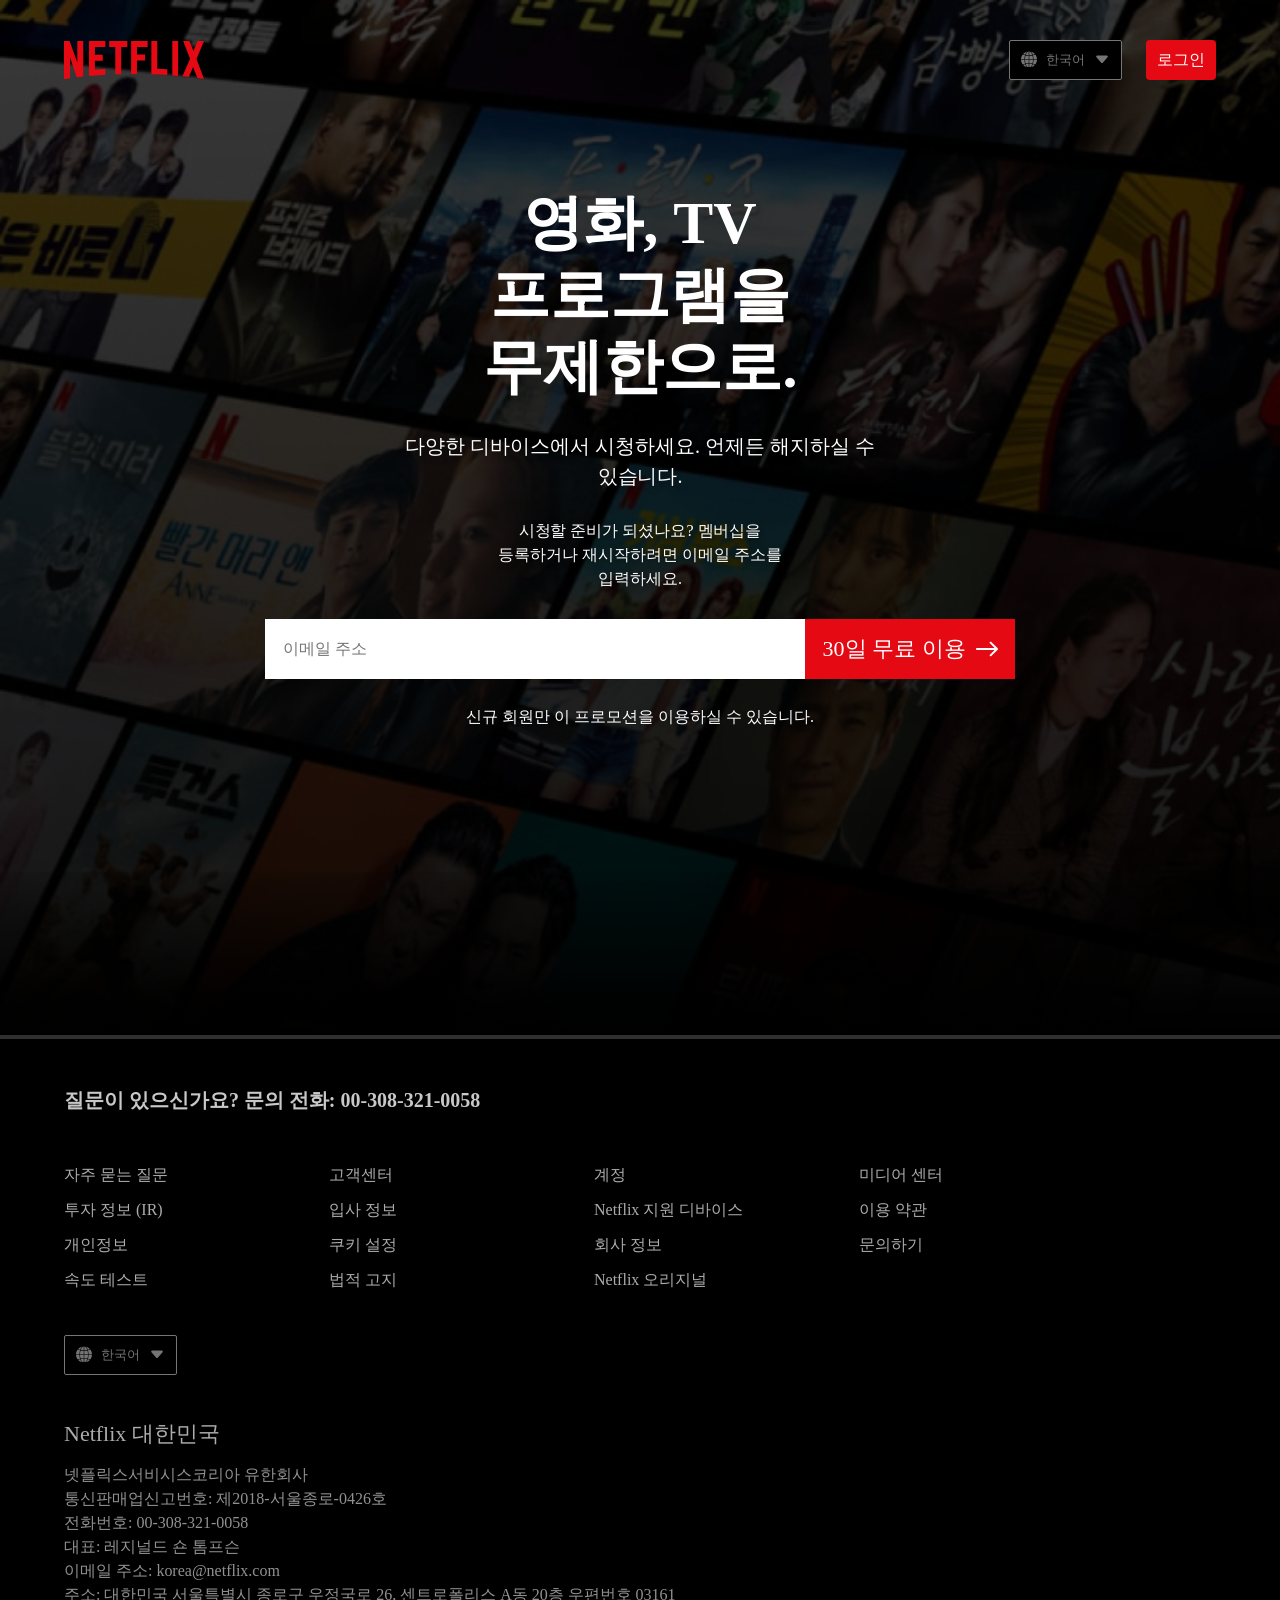
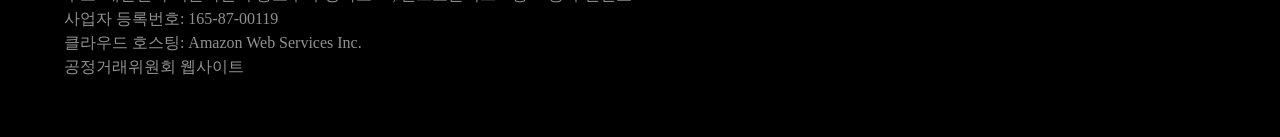
<file: mission-03/mission-03.html>
<!DOCTYPE html>
<html lang="ko-KR">

<head>
   <meta charset="UTF-8">
   <meta name="viewport" content="width=device-width, initial-scale=1.0">
   <title>넷플릭스</title>
   <!-- 상대경로로 components.css 연결 -->
   <link rel="icon" href="./images/favicon.ico">
   <link rel="stylesheet" href="./styles/components.css">
   <link rel="stylesheet" href="./styles/home.css">
</head>

<body>
   <div role="none" class="template_container">
      <header class="header">
         <div role="none" class="header_inner">
            <a href="/" class="logo"></a>
            <div role="none" class="header_button_wrapper">
               <button class="select_btn" data-val="onOff">

                  <ul>
                     <li aria-hidden class="global_icon" data-val="onOff"></li>
                     <li class="state_lang" data-val="onOff">한국어</li>
                     <li aria-hidden class="select_down_icon" data-val="onOff"></li>
                  </ul>

                  <div class="select_lang hide_none">
                     <div class="check_icon_wrapper">
                        <!-- span태그로 충분한가? -->
                        <span class="check_icon ko"></span>
                        <span class="check_icon en hide_hidden"></span>
                     </div>

                     <div role="list" class="lang">
                        <span role="listitem" class="lang_ko">한국어</span>
                        <span role="listitem" class="lang_en" lang="en-US">English</span>
                     </div>
                  </div>

               </button>
               <button class="btn" type="button">로그인</button>
            </div>
         </div>
      </header>

      <main class="main">
         <ul class="promotion_container">
            <li>영화, TV 프로그램을 무제한으로.</li>
            <li>다양한 디바이스에서 시청하세요. 언제든 해지하실 수 있습니다.</li>
            <li>시청할 준비가 되셨나요? 멤버십을 등록하거나 재시작하려면 이메일 주소를 입력하세요.</li>
            <div role="none" class="input_email_container">
               <label for="user_email" class="user_email_label">이메일 주소</label>
               <span role="alert" class="user_email_invalid">정확한 이메일 주소를 입력하세요.</span>
               <div role="none" class="input_email_wrapper">
                  <input type="email" class="user_email" id="user_email" data-val="focus">
                  <button class="btn_arrow btn_arrow_normal_right" type="button">30일 무료 이용
                     <svg width="22" height="16" viewBox="0 0 22 16" fill="none" xmlns="http://www.w3.org/2000/svg">
                        <path id="Arrow (Stroke)" fill-rule="evenodd" clip-rule="evenodd"
                           d="M15.3431 0.928941L21.7071 7.2929C22.0976 7.68343 22.0976 8.31659 21.7071 8.70712L15.3431 15.0711C14.9526 15.4616 14.3195 15.4616 13.9289 15.0711C13.5384 14.6806 13.5384 14.0474 13.9289 13.6569L18.5858 9.00001H1C0.447715 9.00001 0 8.55229 0 8.00001C0 7.44772 0.447715 7.00001 1 7.00001H18.5858L13.9289 2.34315C13.5384 1.95263 13.5384 1.31947 13.9289 0.928941C14.3195 0.538416 14.9526 0.538416 15.3431 0.928941Z"
                           fill="white" />
                     </svg>
                  </button>
               </div>
            </div>
            <li>신규 회원만 이 프로모션을 이용하실 수 있습니다.</li>
         </ul>
      </main>

      <div role="none" class="divider"></div>

      <footer class="footer">

         <div role="none" class="footer_ask_wrapper">
            <!-- div가 아닌 다른 태그가 있을까? -->
            <div class="footer_ask">질문이 있으신가요&#63;</div>
            <div class="footer_ask">문의 전화&#58; <a href="tel: +82-0-308-321-0058">00-308-321-0058</a></div>
         </div>

         <div role="link" class="footer_nav">
            <a href="/">자주 묻는 질문</a>
            <a href="/">고객센터</a>
            <a href="/">계정</a>
            <a href="/">미디어 센터</a>
            <a href="/">투자 정보 &#40;<span lang="en-US">IR</span>&#41;</a>
            <a href="/">입사 정보</a>
            <a href="/"><span lang="en-US">Netflix</span> 지원 디바이스</a>
            <a href="/">이용 약관</a>
            <a href="/">개인정보</a>
            <a href="/">쿠키 설정</a>
            <a href="/">회사 정보</a>
            <a href="/">문의하기</a>
            <a href="/">속도 테스트</a>
            <a href="/">법적 고지</a>
            <a href="/"><span lang="en-US">Netflix</span> 오리지널</a>
         </div>

         <!-- js 작동 안함 -->
         <button class="select_btn" data-val="onOff">

            <ul>
               <li aria-hidden class="global_icon" data-val="onOff"></li>
               <li class="state_lang" data-val="onOff">한국어</li>
               <li aria-hidden class="select_down_icon" data-val="onOff"></li>
            </ul>

            <div class="select_lang hide_none">
               <div class="check_icon_wrapper">
                  <!-- span태그로 충분한가? -->
                  <span class="check_icon ko"></span>
                  <span class="check_icon en hide_hidden"></span>
               </div>

               <div role="list" class="lang">
                  <span role="listitem" class="lang_ko">한국어</span>
                  <span role="listitem" class="lang_en" lang="en-US">English</span>
               </div>
            </div>

         </button>

         <address class="footer_address">
            <!-- address 안에 태그들을 div로 작성해도 되는가? -->
            <div>Netflix 대한민국</div>
            <div>넷플릭스서비시스코리아 유한회사</div>
            <div>통신판매업신고번호: 제2018-서울종로-0426호</div>
            <div>전화번호: <a href="tel: +82-0-308-321-0058">00-308-321-0058</a></div>
            <div>대표: 레지널드 숀 톰프슨</div>
            <div>이메일 주소: <a href="mailto:korea@netflix.com">korea@netflix.com</a></div>
            <div>주소: 대한민국 서울특별시 종로구 우정국로 26, 센트로폴리스 A동 20층 우편번호 03161</div>
            <div>사업자 등록번호: 165-87-00119</div>
            <div>클라우드 호스팅: Amazon Web Services Inc.</div>
            <div>공정거래위원회 웹사이트</div>
         </address>

      </footer>
   </div>

   <script src="./components/input_email/index.js"></script>
   <script src="./components/select/index.js"></script>
</body>

</html>
</file>
<file: style/home.css>
.main .promotion_container {
   margin-top: 57px;
}
</file>
<file: style/button.css>
.btn_container {
   display: flex;
   flex-flow: column nowrap;
   gap: 20px;
}

.btn {
   width: 70px;
   height: 40px;
   background: #E50914;
   color: #FFF;
   border: none;
   border-radius: 4px;
   text-align: center;
   font-family: 'Spoqa Han Sans Neo', 'sans-serif';
   font-size: 1rem;
   font-weight: 500;
   line-height: 1.5rem;
   letter-spacing: -0.008px;
}

.btn:hover {
   background: #B70710;
}

.btn:focus {
   outline: 0;
   border: 3px solid #58E590;
}

.btn.btn_disabled {
   background: #757575;
}
</file>
<file: style/button_arrow.css>
.btn_arrow_container {
   display: flex;
   flex-flow: column nowrap;
   gap: 20px;
}

.btn_arrow {
   width: 113px;
   height: 56px;
   background: #E50914;
   color: #FFF;
   border: none;
   text-align: center;
   font-family: 'Spoqa Han Sans Neo', 'sans-serif';
   font-size: 22px;
   font-weight: 400;
   line-height: 26px;
}

.btn_arrow:hover {
   background: #B70710;
}

.btn_arrow:focus {
   border: 3px solid #58E590;
   background: #B70710;
   outline: 0;
}

.btn_arrow.btn_arrow_disabled_left,
.btn_arrow.btn_arrow_disabled_right {
   background: #757575;
}
</file>
<file: style/footer.css>
.footer {
   color: #fff;
   background-color: #000;
   /* border: 1px solid #fff; */
}

.footer_ask_wrapper {
   display: flex;
   flex-flow: row nowrap;
   column-gap: 5px;
}

.footer_ask {
   color: #C8C8C8;
   font-size: 20px;
   font-style: normal;
   font-weight: 700;
   line-height: 30px;
   font-family: 'Spoqa Han Sans Neo', 'sans-serif';
   letter-spacing: -0.01px;
}

.footer_ask a {
   text-decoration: none;
   color: #C8C8C8;
}

.footer_nav {
   display: grid;
   grid-template-columns: repeat(4, 205px);
   grid-template-rows: auto;
   margin-top: 50px;
   row-gap: 16px;
   column-gap: 60px;
}

.footer_nav a {
   text-decoration: none;
   color: #ACACAC;
   font-family: 'Spoqa Han Sans Neo', 'sans-serif';
   font-size: 16px;
   font-weight: 400;
   line-height: 19px;
}

.footer .select_btn {
   margin-top: 46px;
}

.footer_address {
   margin-top: 46px;
   color: #919191;
   font-family: 'Spoqa Han Sans Neo', 'sans-serif';
   font-size: 16px;
   font-weight: 400;
   line-height: 24px;
   letter-spacing: -0.008px;
   font-style: normal;
}

.footer_address a {
   text-decoration: none;
   color: #919191;
}

.footer_address div:nth-of-type(1) {
   color: #ACACAC;
   font-size: 22px;
   font-weight: 500;
   line-height: 26px;
   margin-bottom: 16px;
}


@media (max-width: 768px) {
   .footer_ask_wrapper {
      flex-flow: column;
   }

   .footer_nav {
      grid-template-columns: repeat(2, 163px);
      row-gap: 10px;
      column-gap: 0px;
      margin-top: 26px;
   }

   .footer_nav a {
      font-size: 14px;
      line-height: 21px;
   }

   .footer .select_btn {
      margin-top: 51px;
   }

   .footer_address {
      margin-top: 30px;
      font-size: 14px;
      line-height: 21px;
   }

   .footer_address div:nth-of-type(1) {
      font-size: 20px;
      line-height: 30px;
      margin-bottom: 10px;
   }
}
</file>
<file: style/header.css>
body {
   margin: 0;
   padding: 0;
}

.header {
   background-color: #000;
   width: 100%;
   height: auto;
}

.header_inner {
   display: flex;
   flex-flow: row nowrap;
   padding: 20px 65px;
   justify-content: space-between;
   align-items: center;
}

.logo {
   display: inline-block;
   background-image: url('./../images/Logo.svg');
   background-repeat: no-repeat;
   background-size: contain;
   width: 140px;
   height: 38px;
}

.header_button_wrapper {
   display: flex;
   column-gap: 24px;
}


@media (max-width: 768px) {
   .header_inner {
      padding: 10px 25px;
   }

   .logo {
      width: 80px;
      height: 22px;
   }

   .header_button_wrapper {
      column-gap: 16px;
   }

   .header .select_btn {
      height: 30px;
   }

   .header .btn {
      width: 60px;
      height: 30px;
      font-size: 12px;
   }
}
</file>
<file: style/input_email.css>
.input_email_container {
   position: relative;
}

.user_email_label {
   position: absolute;
   top: 20px;
   left: 18px;
   color: #757575;
   font-family: 'Spoqa Han Sans Neo', 'sans-serif';
   transition: all 0.3s ease-in-out;
}

.user_email_focus {
   top: 10px;
   left: 19px;
   color: #E50914;
   font-size: 12px;
   line-height: 18px;
   font-weight: bold;
   letter-spacing: -0.006px;
}

.input_email_wrapper {
   display: flex;
   flex-flow: row nowrap;
}

.user_email {
   box-sizing: border-box;
   width: 540px;
   height: 60px;
   padding: 26px 20px 10px;
   border: none;
   outline: none;
}

.user_email_invalid {
   /* display: block; */
   display: none;
   border-top: 3px solid #E50914;
   position: absolute;
   color: #E50914;
   font-size: 14px;
   font-weight: bold;
   line-height: 21px;
   letter-spacing: -0.007px;
   width: 520px;
   top: 57px;
   padding-top: 5px;
   padding-left: 20px;
}

.input_email_container .btn_arrow {
   width: 210px;
   height: 60px;
   border-radius: none;
}

.input_email_container .btn_arrow {
   display: flex;
   justify-content: center;
   align-items: center;
   column-gap: 10px;
}

.show {
   display: block;
}


@media (max-width: 768px) {
   .input_email_container {
      display: inline-block;
   }

   .user_email_label {
      position: absolute;
      color: #757575;
      font-family: 'Spoqa Han Sans Neo', 'sans-serif';
      transition: all 0.3s ease-in-out;


      top: 10px;
      left: 20px;
      font-size: 14px;
      font-weight: 400;
      line-height: 21px;
      letter-spacing: -0.007px;
   }

   .user_email_focus {
      color: #E50914;
      font-size: 12px;
      line-height: 18px;
      font-weight: bold;
      letter-spacing: -0.006px;


      top: -23px;
      left: 16px;
   }

   .input_email_wrapper {
      flex-flow: column;
      align-items: center;
      row-gap: 12px;
   }

   .user_email {
      box-sizing: border-box;

      padding: 10px 20px 10px;
      width: 245px;
      height: 40px;
      border-radius: 30px;
      /* border: 1px solid #000; */
   }

   .user_email_invalid {
      /* display: block; */
      display: none;
      border-top: none;
      position: absolute;
      width: auto;
      top: 46px;
      padding-top: 2px;
      padding-left: 15px;
   }


   .input_email_container .btn_arrow {

      width: 160px;
      height: 40px;
      border-radius: 30px;
      font-size: 14px;
      font-weight: 400;
      line-height: 21px;
      letter-spacing: -0.007px;
   }

   /* .input_email_container .btn_arrow {
      display: flex;
      justify-content: center;
      align-items: center;
      gap: 10px;
   } */

   .show {
      display: block;
   }


   /* focus되면 input에 적용 */
   .user_email_focus_mobile {
      height: 46px;
      border: 3px solid #E50914;
   }

   /* focus되면 버튼에 적용 */
   .btn_arrow_focus {
      transform: translateY(20px);
   }
}
</file>
<file: style/promotion.css>
.promotion_container {
   color: #fff;
   display: flex;
   flex-flow: column nowrap;
   justify-content: center;
   align-items: center;
   row-gap: 28px
}

ul {
   padding: 0;
}

.promotion_container li {
   margin: 0;
   word-break: keep-all;
   text-align: center;
   font-family: 'Spoqa Han Sans Neo', 'sans-serif';
   list-style: none;
}

.promotion_container li:nth-of-type(1) {
   width: 518px;
   font-size: 60px;
   font-weight: 700;
   line-height: 72px;
   letter-spacing: -0.03px;
}

.promotion_container li:nth-of-type(2) {
   width: 520px;
   text-shadow: 0px 2px 6px rgba(0, 0, 0, 0.55);
   font-size: 20px;
   font-weight: 500;
   line-height: 30px;
   letter-spacing: -0.01px;
}

.promotion_container li:nth-of-type(3) {
   width: 306px;
   text-shadow: 0px 2px 6px rgba(0, 0, 0, 0.55);
   font-size: 16px;
   font-weight: 300;
   line-height: 24px;
   letter-spacing: -0.008px;
}

.promotion_container li:nth-of-type(5) {
   width: 322px;
   text-shadow: 0px 2px 6px rgba(0, 0, 0, 0.55);
   font-size: 16px;
   font-weight: 300;
   line-height: 24px;
   letter-spacing: -0.008px;
}


@media (max-width: 768px) {
   .promotion_container li:nth-of-type(1) {
      width: 339px;
      font-size: 34px;
      line-height: 40px;
   }

   .promotion_container li:nth-of-type(2) {
      width: 259px;
      font-size: 18px;
      line-height: 27px;
      letter-spacing: -0.009px;
   }

   .promotion_container li:nth-of-type(3) {
      width: 264px;
      font-size: 14px;
      line-height: 21px;
      letter-spacing: -0.007px;
   }

   .promotion_container li:nth-of-type(5) {
      width: 339px;
      font-size: 12px;
      line-height: 18px;
      letter-spacing: -0.006px;
   }
}
</file>
<file: style/select.css>
/* 셀렉트 버튼 기본 스타일 */
.select_btn {
   cursor: pointer;
   pointer-events: auto;
   width: 113px;
   height: 40px;
   border-radius: 2px;
   border: 1px solid#757575;
   background-color: #000;
   color: #757575;
   position: relative;
}

.select_btn ul {
   display: flex;
   flex-flow: row nowrap;
   justify-content: space-around;
   list-style: none;
   margin-top: 0;
   margin-bottom: 0;
}

.global_icon {
   background-image: url('./../images/global.svg');
   width: 16px;
   height: 16px;
}

.select_down_icon {
   background-image: url('./../images/select_down.svg');
   width: 16px;
   height: 16px;
}

.check_icon {
   display: inline-block;
   width: 12px;
   height: 12px;
   margin-left: 10px;
   background-image: url('./../images/check.svg');
   background-repeat: no-repeat;
}

.select_lang {
   width: 113px;
   height: 86px;
   color: #000;
   background-color: #E3E3E3;
   border-radius: 12px;
   opacity: 0.9;
   font-size: 16px;
   font-weight: 700;
   line-height: 24px;
   letter-spacing: -0.008px;
   display: flex;
   flex-flow: row nowrap;
   align-items: center;
   row-gap: 6px;
   position: absolute;
   top: 0;
   left: 0;
}

.lang {
   text-align: start;
}

.select_btn:focus,
.select_btn:hover {
   border: 3px solid #2EDE75;
   outline: 0;
}

.lang :first-child:hover,
.lang :last-child:hover {
   color: #2EDE75;
}

/* 공간은 차지하고 숨기기 */
.hide_hidden {
   visibility: hidden;
}

/* 공간 차지하지 않고 숨기기 */
.hide_none {
   display: none;
}
</file>
<file: style/template.css>
.template_container {
   background-image: url('./../images/background.png');
   background-image: url('./../images/background.png'), linear-gradient(180deg, #000000 0%, #000000 80%);
   background-repeat: no-repeat;
   background-size: cover;
   width: 100%;
   height: 1630px;
}

.template_container .header {
   background-color: transparent;
   height: 8%;
}

.template_container .header_inner {
   padding-top: 40px;
   padding-bottom: 40px;
   padding-left: calc((100% - 90%)/2);
   padding-right: calc((100% - 90%)/2);
}

.template_container .main {
   height: 42%;
}

.divider {
   height: 10%;
   background: linear-gradient(180deg, rgba(0, 0, 0, 0.1) 0%, rgba(0, 0, 0, 0.2) 10%, rgba(0, 0, 0, 0.3) 20%, rgba(0, 0, 0, 0.4) 30%, rgba(0, 0, 0, 0.5) 40%, rgba(0, 0, 0, 0.6) 50%, rgba(0, 0, 0, 0.7) 60%, rgba(0, 0, 0, 0.8) 70%, rgba(0, 0, 0, 0.9) 80%, rgba(0, 0, 0, 0.95) 90%, #000000 100%);
}

.template_container .footer {
   height: 40%;
   padding-top: 46px;
   /* padding-bottom: 50px; */
   padding-left: calc((100% - 90%)/2);
   padding-right: calc((100% - 90%)/2);
   border-top: 4px solid #2F2F2F;
}


@media (max-width: 768px) {
   .template_container .header {
      background-color: transparent;
      height: 5%;
   }

   .template_container .header_inner {
      padding-top: 20px;
      padding-bottom: 20px;
   }

   .template_container .main {
      height: 45%;
   }

   .divider {
      height: 5%;
      background: linear-gradient(180deg, rgba(0, 0, 0, 0.1) 0%, rgba(0, 0, 0, 0.2) 20%, rgba(0, 0, 0, 0.4) 40%, rgba(0, 0, 0, 0.6) 60%, rgba(0, 0, 0, 0.8) 80%, #000000 100%);
   }

   .template_container .footer {
      height: 45%;
      border-top: 4px solid #2F2F2F;
   }
}
</file>
<file: mission-03/styles/components.css>
@import url(//spoqa.github.io/spoqa-han-sans/css/SpoqaHanSansNeo.css);
@import "./../components/button/index.css";
@import "./../components/button_arrow/index.css";
@import "./../components/select/index.css";
@import "./../components/header/index.css";
@import "./../components/input_email/index.css";
@import "./../components/promotion/index.css";
@import "./../components/footer/index.css";
@import "./../components/template/index.css";
</file>
<file: mission-01/mission-1.css>
body {
   background-color: #F5F5F5;
}


/* 따뜻한 차 향기 ui_1 */
.ui_1 {
   width: 502px;
   height: 310px;
   background-color: #fff;
   margin: auto;
   display: flex;
   justify-content: space-between;
   gap: 24px;
   position: relative;
   border: 1px solid #ccc;
}

.wrapper {
   display: flex;
   flex-direction: column;
   gap: 13px;
}

.honeyTea_logo {
   width: 112px;
   height: 67px;
   margin-left: 73px;
   margin-top: 75px;
}

.descrpition_honeyTea {
   width: 200px;
   height: 37px;
   font-weight: 700;
   font-size: 24px;
   line-height: 36px;
   text-align: center;
   color: rgba(78, 78, 78, 1);
   margin: 0;
   margin-left: 28px;
}

.honeyTea_img {
   width: 222px;
   height: 270px;
   margin-top: 20px;
   margin-right: 28px;
}




.ui_wrapper {
   display: flex;
   justify-content: center;
   margin-top: 14px;
   gap: 14px;
}


/* 핸드크림 모음 */
.ui_2,
.ui_3 {
   width: 243px;
   height: 310px;
   border: 1px solid #ccc;
   background-color: #fff;
   position: relative;
}

.ui_2 {
   text-align: center;
}

.handcream_logo {
   width: 114px;
   height: 42px;
   margin-top: 14px;
}

.descrpition_handcream {
   width: 200px;
   height: 27px;
   margin: auto;
   margin-top: 10px;
   color: rgba(85, 85, 85, 1);
   text-align: center;
   font-size: 18px;
   font-style: normal;
   font-weight: 700;
   line-height: 27px;
}

.handcream_img {
   width: 195px;
   height: 196px;
   margin-top: 7px;
}



/* 고소한 보리차 */
.tea_logo {
   width: 114px;
   height: 42px;
   position: absolute;
   top: 14px;
   left: 64px;
}

.descrpition_tea {
   width: 200px;
   height: 27px;
   color: rgba(85, 85, 85, 1);
   text-align: center;
   font-size: 18px;
   font-style: normal;
   font-weight: 700;
   line-height: 27px;
   margin: 0;
   position: absolute;
   top: 66px;
   left: 21px;
}

.tea_img {
   width: 195px;
   height: 196px;
   position: absolute;
   top: 100px;
   left: 23px;
}



/* 구매 버튼 */
.btn,
.btn_buy {
   cursor: pointer;
   position: absolute;
   bottom: 20px;
   left: 20px;
   background-color: #cccccc;
   color: #F3F3F3;
   border: none;
   width: 42px;
   height: 42px;
}

.btn_buy {
   display: none;
   width: 112px;
   height: 42px;
   background-color: #0074e9;
}

.btn_icon {
   width: 6px;
   height: 10px;
}

.descrpition_buy {
   width: 52px;
   height: 17px;
   font-size: 14px;
   line-height: 120%;
   text-align: left;
   margin-right: 16px;
}

.btn:active~.btn_buy {
   cursor: pointer;
   display: block;
}
</file>
<file: mission-02/mission-02.css>
.signIn_container {
   width: 1440px;
   height: 850px;
   margin: auto;
   background-image: url(./images/커피\ 이미지.png);
}

.signIn_title {
   width: 98px;
   height: 36px;
   color: #FEFEFE;
   text-align: center;
   font-family: 'Spoqa Han Sans Neo', 'sans-serif';
   font-size: 36px;
   font-style: normal;
   font-weight: 100;
   line-height: normal;
   letter-spacing: -0.72px;
   text-transform: uppercase;
   margin: 0;
   margin-left: auto;
   margin-right: auto;
   padding-top: 100px;
}

/* 영어 멘트 첫 단어만 대문자 */
[lang="en"] {
   text-transform: capitalize;
}

/* 영어 멘트 */
.sub_ment_en {
   width: 187px;
   height: 18px;
   color: #FEFEFE;
   text-align: center;
   font-family: 'Spoqa Han Sans Neo', 'sans-serif';
   font-size: 18px;
   font-weight: 300;
   font-style: normal;
   line-height: normal;
   letter-spacing: -0.36px;
   margin: 0;
   margin-top: 24px;
   margin-left: auto;
   margin-right: auto;
}

/* 한글 멘트 */
.sub_ment_ko {
   width: 175px;
   height: 12px;
   color: #FEFEFE;
   text-align: center;
   font-family: 'Spoqa Han Sans Neo', 'sans-serif';
   font-size: 12px;
   font-weight: 100;
   font-style: normal;
   line-height: normal;
   letter-spacing: -0.24px;
   margin: 0;
   margin-left: auto;
   margin-right: auto;
   padding-top: 9px;
}

/* 폼에 테두리 제거 */
fieldset {
   border: none;
}

/* 숨김 콘텐츠 */
legend {
   position: absolute;
   width: 1px;
   height: 1px;
   padding: 0;
   margin: -1px;
   overflow: hidden;
   clip: rect(0, 0, 0, 0);
   clip-path: polygon(0 0, 0 0, 0 0);
   white-space: nowrap;
   border-width: 0;
}

form {
   position: relative;
}

.input_container {
   margin-top: 100px;
}

.user_email,
.user_pw {
   position: absolute;
   width: 540px;
   height: 40px;
   top: 100px;
   left: 0;
   right: 0;
   margin: auto;
}

.user_email input,
.user_pw input {
   width: 100%;
   background-color: initial;
   color: #FEFEFE;
   border: none;
   border-bottom: 1px solid #fefefe80;
   padding-bottom: 8px;
   font-family: 'Spoqa Han Sans Neo', 'sans-serif';
   font-size: 18px;
   font-style: normal;
   font-weight: 400;
   letter-spacing: -0.36px;
}

.email_invalid_ment,
.pw_invalid_ment {
   display: none;
   color: #fefefe80;
   font-family: 'Spoqa Han Sans Neo', 'sans-serif';
   font-size: 12px;
   font-style: normal;
   font-weight: 400;
   line-height: normal;
   letter-spacing: -0.24px;
   margin-top: 5px;
}

.email_valid,
.pw_valid,
.email_invalid,
.pw_invalid {
   display: none;
   position: absolute;
   top: 50%;
   right: 0;
   transform: translateY(-50%);
}

.user_pw {
   top: 193px;
}

.pw_invalid_ment {
   margin-top: 3px;
}

.pw_valid,
.pw_invalid {
   right: 30px;
}

.pw_hidden {
   cursor: pointer;
   display: none;
   position: absolute;
   top: 50%;
   right: 0;
   transform: translateY(-50%);
   background-color: initial;
   border: none;
}

.pw_visible {
   cursor: pointer;
   display: none;
   position: absolute;
   top: 50%;
   right: 0;
   transform: translateY(-50%);
   background-color: initial;
   border: none;
}

.show {
   display: block;
}

.email_save input,
.email_save label {
   cursor: pointer;
   user-select: none;
}

.email_save {
   position: absolute;
   width: 540px;
   height: 12px;
   font-size: 12px;
   top: 247px;
   left: 0;
   right: 0;
   margin: auto;
   color: #fefefe80;
}

.btn_container {
   position: absolute;
   top: 319px;
   left: 0;
   right: 0;
   display: flex;
   gap: 20px;
   width: 540px;
   height: 48px;
   margin: auto;
}

.signIn_btn {
   background-color: #FEFEFE;
   color: #24388D;
   border: none;
}

.signUp_btn {
   /* text-align: center; */
   background-color: initial;
   border: 1px solid #FEFEFE;
   /* color: #FEFEFE; */
}

.signIn_btn,
.signUp_btn {
   cursor: pointer;
   position: relative;
   width: 260px;
   height: 48px;
   border-radius: 8px;
   font-family: 'Spoqa Han Sans Neo', 'sans-serif';
   font-style: normal;
   font-size: 20px;
   font-weight: 500;
   line-height: 28px;
   letter-spacing: -0.4px;
}

.signUp_btn a {
   display: block;
   text-decoration: none;
   color: #FEFEFE;
   text-align: center;
   line-height: 48px;
   /* margin: 40px; */
}

.signIn_btn svg,
.signUp_btn svg {
   position: absolute;
   top: 50%;
   right: 14px;
   transform: translateY(-50%);
}



/* 모바일 화면 */
@media (max-width : 600px) {
   .signIn_container {
      width: 375px;
      height: 812px;
      background-size: cover;
      background-position: 50% 50%;
      background-repeat: no-repeat;
   }

   .signIn_title {
      padding-top: 70px;
   }

   .input_container {
      margin-top: 114px;
   }

   .user_email,
   .user_pw {
      width: 311px;
      height: 40px;
      top: 100px;
      left: 0;
      right: 0;
      margin: auto;
   }

   .email_invalid_ment,
   .pw_invalid_ment {
      display: none;
      color: #fefefe80;
      font-size: 12px;
      font-style: normal;
      font-weight: 400;
      line-height: normal;
      letter-spacing: -0.24px;
      margin-top: 5px;
   }

   .email_valid,
   .pw_valid,
   .email_invalid,
   .pw_invalid {
      display: none;
      position: absolute;
      top: 50%;
      right: 0;
      transform: translateY(-50%);
   }

   .user_pw {
      top: 193px;
   }

   .pw_invalid_ment {
      margin-top: 3px;
   }

   .pw_valid,
   .pw_invalid {
      right: 30px;
   }

   .pw_hidden {
      cursor: pointer;
      display: none;
      position: absolute;
      top: 50%;
      right: 0;
      transform: translateY(-50%);
      background-color: initial;
      border: none;
   }

   .pw_visible {
      cursor: pointer;
      display: none;
      position: absolute;
      top: 50%;
      right: 0;
      transform: translateY(-50%);
      background-color: initial;
      border: none;
   }

   .show {
      display: block;
   }

   .email_save {
      width: 311px;
   }

   .btn_container {
      flex-flow: column nowrap;
      gap: 15px;
      width: 311px;
      height: auto;
      margin: auto;
   }

   .signIn_btn,
   .signUp_btn {
      width: 100%;
   }
}
</file>
<file: mission-03/styles/home.css>
.main .promotion_container {
   margin-top: 57px;
}
</file>
